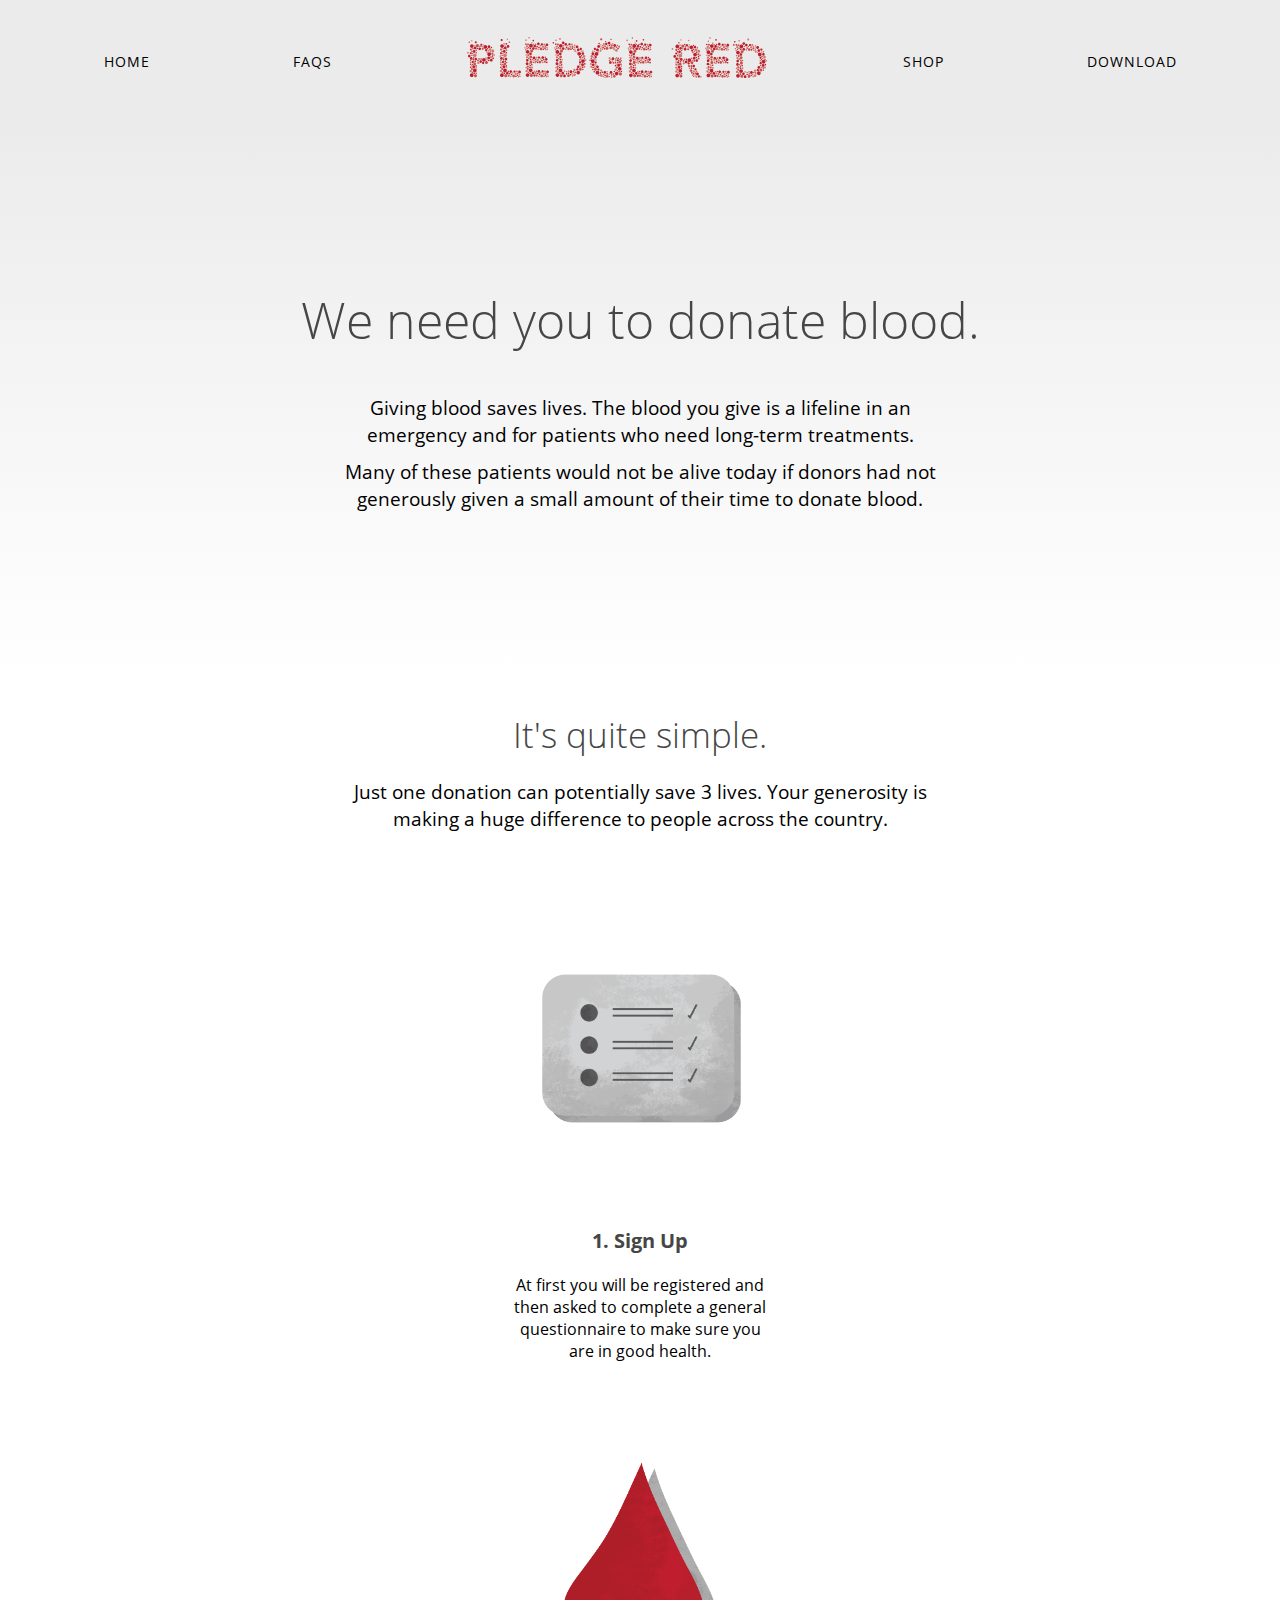
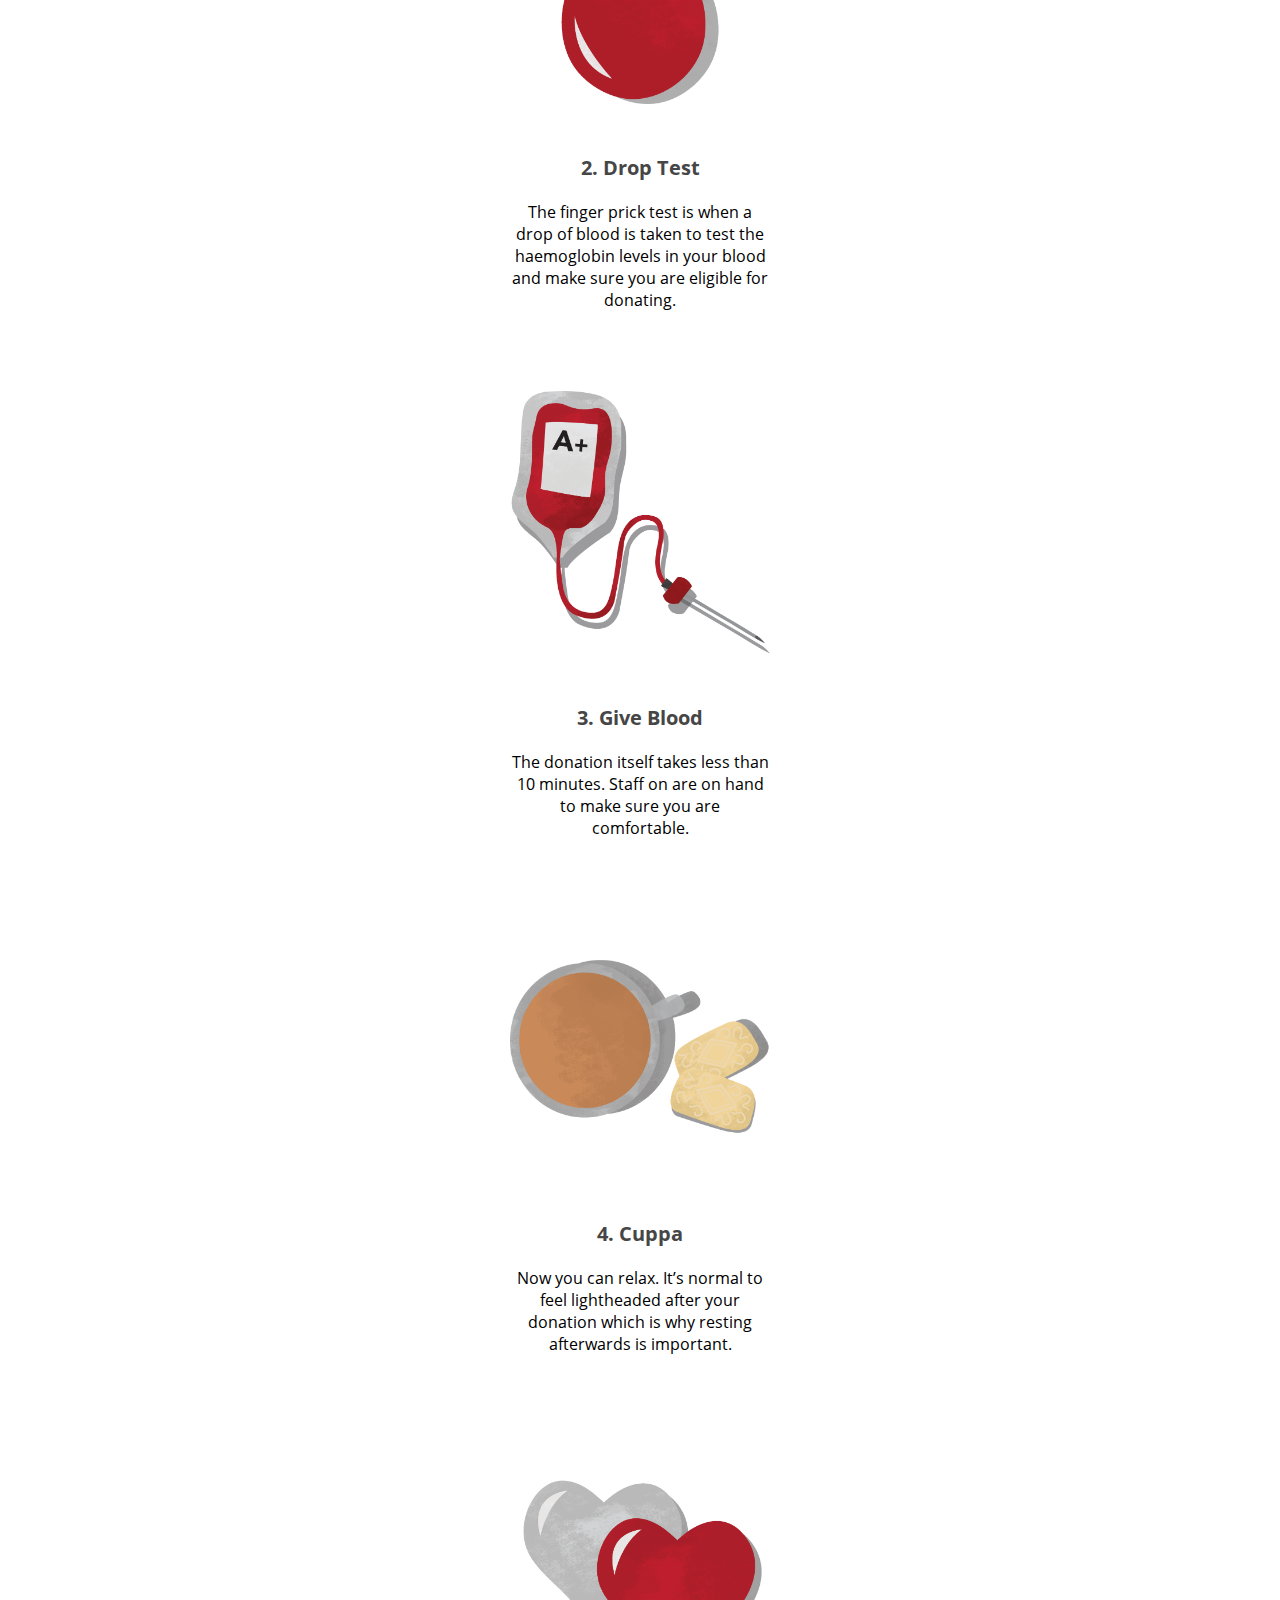
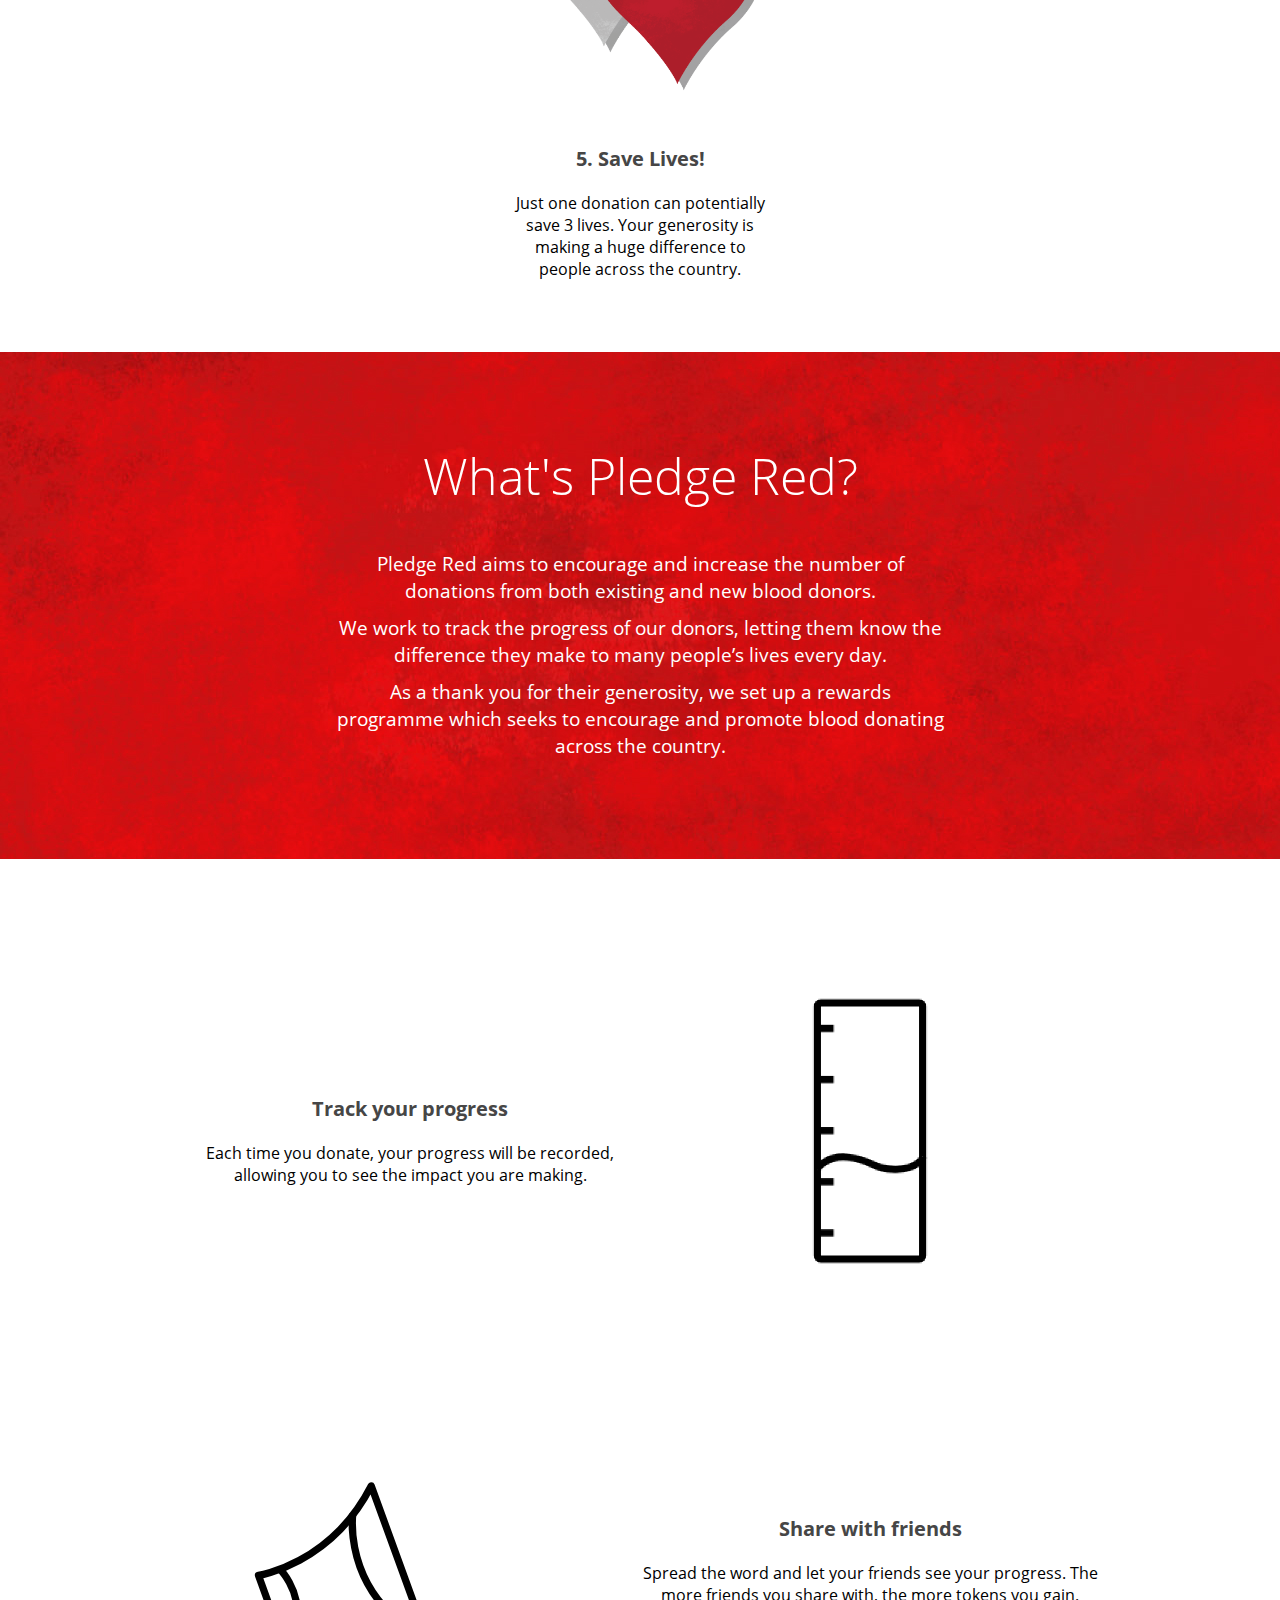
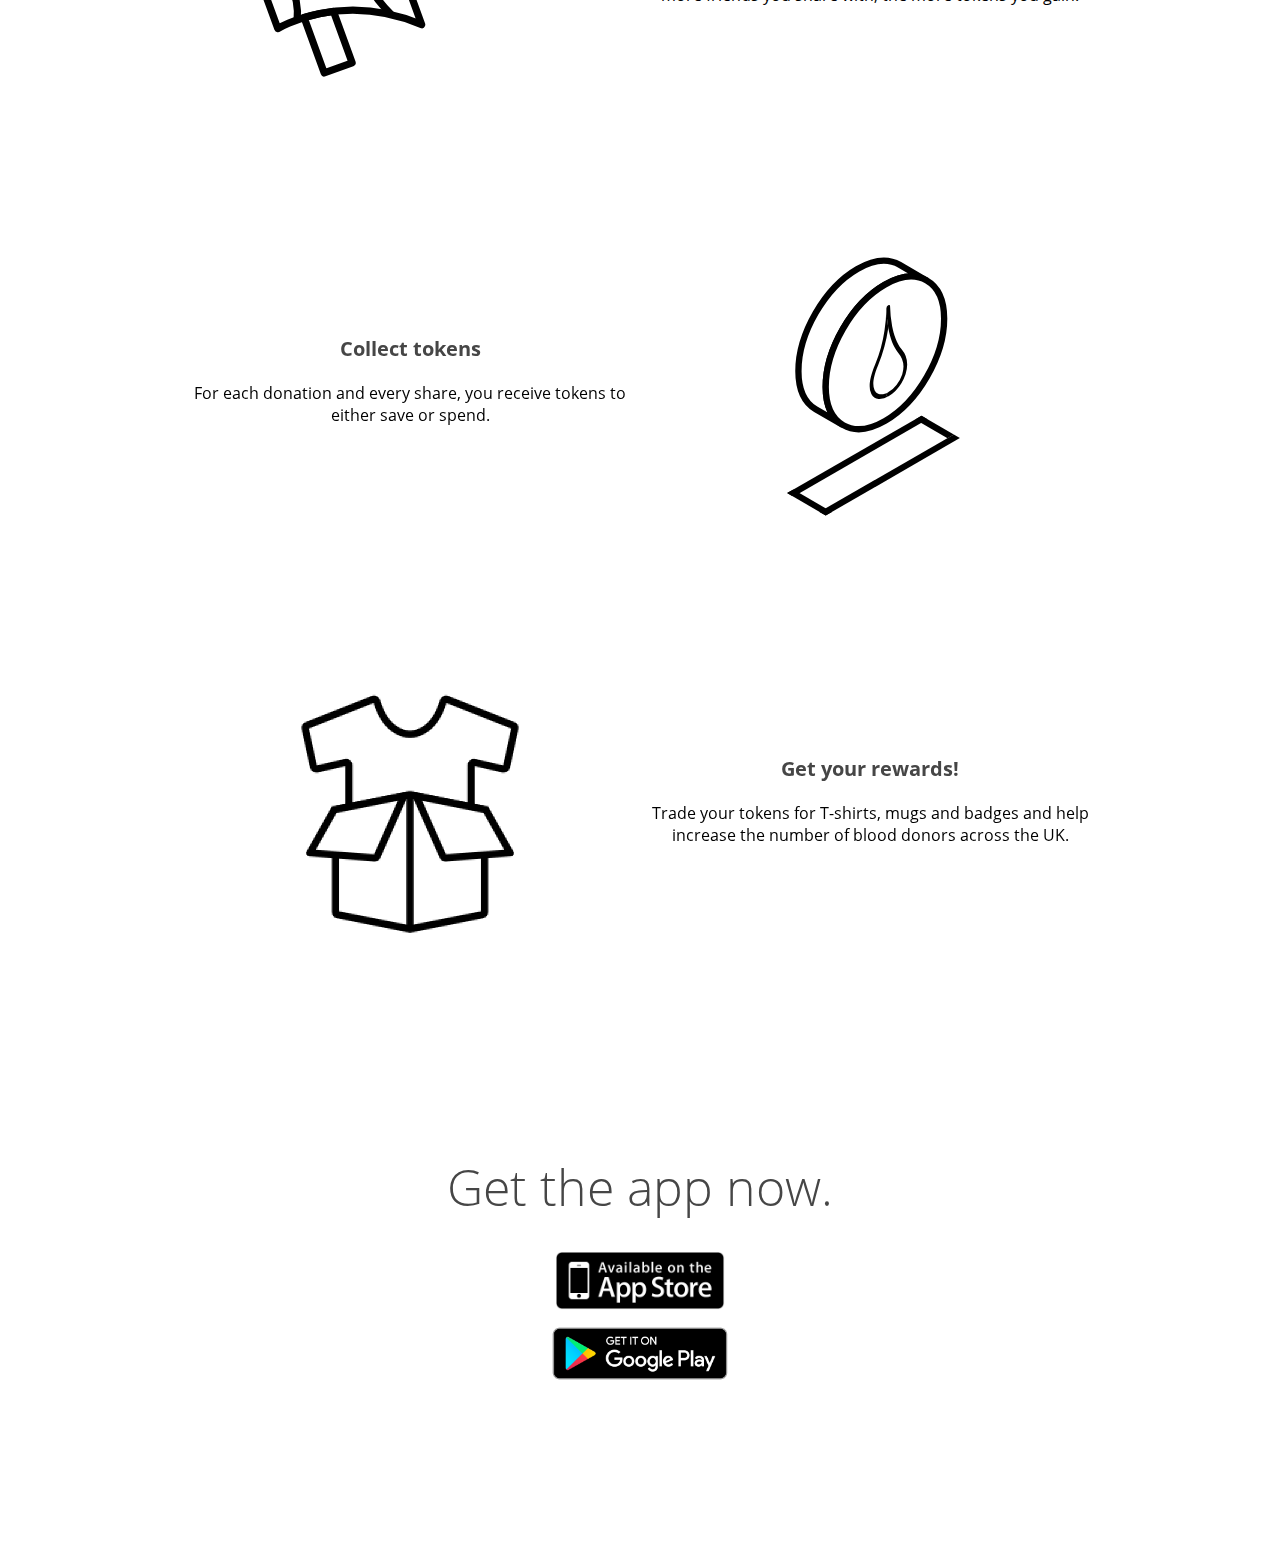
<file: index.html>
<!doctype html>
<html>

<head>
    <meta charset="utf-8">
    <meta name="viewport" content="width=device-width, initial-scale=1.0">
    <title>Untitled Document</title>
    <link href="reset.css" rel="stylesheet" type="text/css">
    <link href="main.css" rel="stylesheet" type="text/css">
    <link href="indexcss.css" rel="stylesheet" type="text/css">
    <link href="indexanimations.css" rel="stylesheet" type="text/css">
    <script src="jquery-2.2.4.min.js"></script>
    <script src="jquery.scrollme.js"></script>
    <script src="indexjs.js"></script>

</head>

<body class="scrollme">
    <div class="headingContainerProgressLine">
    <line style="background-color:red; width:100vw; height:5px;" class="animateme" data-when="view" data-from="1" data-to="0" data-scalex="0"></line>
        
    <div id="headings">
        
        <navbar class="widthControl">
                    <navButton id="desktopNavi" class="navi">
                    <a href="index.html">HOME</a></navButton>
                <navButton id="desktopNavi" class="usualButton navi">
                    <a href="faqs.html">FAQS</a></navButton>

                <logoContainer>
                    <a href="index.html"><img src="images/logofinal.svg" width="300px" alt="PLEDGE RED"></a>
                </logoContainer>

                <navButton id="desktopNavi" class="usualButton navi">
                    <a href="download.html">SHOP</a></navButton>
                <navButton id="desktopNavi" class="usualButton navi">
                    <a href="download.html">DOWNLOAD</a></navButton>
            <burgerDiv><a href="javascript:void(0);" class="icon" onclick="menuToggle()"><img src="images/burger.svg"></a></burgerDiv>
            
            
            </navbar>
        
        </div>
        <burgerMenu id="burgerMenu">
                <navButton class="navi">
                    <a href="index.html">HOME</a></navButton>
                <navButton class="usualButton navi">
                    <a href="faqs.html">FAQS</a></navButton>
                <navButton class="usualButton navi">
                    <a href="shop.html">SHOP</a></navButton>
                <navButton class="usualButton navi">
                    <a href="download.html">DOWNLOAD</a></navButton>
        </burgerMenu>
    </div>
    
    <div id="gradientBackground">
    

        <hero id="firstHero">
            <p class="bigText">We need you to donate blood.</p>
            <textWidthController>
                <p class="mediumText">Giving blood saves lives. The blood you give is a lifeline in an emergency and for patients who need long-term treatments.
                </p>
                <p class="mediumText">
                Many of these patients would not be alive today if donors had not generously given a small amount of their time to donate blood.
                </p>

            </textWidthController>

        </hero>
         <heroImageContainerLeft>
            <img src="images/Needle.png">
        </heroImageContainerLeft>
        <heroImageContainerRight>
            <img src="images/BloodCells.png">
        </heroImageContainerRight>

    </div>

    <section class="section scrollme">

        <header>
            <p class="bigText smaller">It's quite simple.</p>
            <textWidthController>
                <p class="mediumText">Just one donation can potentially save 3 lives. Your generosity is making a huge difference to people across the country.</p>
            </textWidthController>
        </header>

        <container class="boxContainer">
            <box class="box">
                <img src="images/process1.png">
                <p class="boxTitle">1. Sign Up</p>
                <p class="boxText">At first you will be registered and then asked to complete a general questionnaire to make sure you are in good health.</p>
            </box>
            <box class="box">
                <img src="images/process2.png">
                <p class="boxTitle">2. Drop Test</p>
                <p class="boxText">The finger prick test is when a drop of blood is taken to test the haemoglobin levels in your blood and make sure you are eligible for donating.</p>
            </box>
            <box class="box">
                <img src="images/process3.png">
                <p class="boxTitle">3. Give Blood</p>
                <p class="boxText">The donation itself takes less than 10 minutes. Staff on are on hand to make sure you are comfortable.</p>
            </box>
            <box class="box">
                <img src="images/process4.png">
                <p class="boxTitle">4. Cuppa</p>
                <p class="boxText">Now you can relax. It’s normal to feel lightheaded after your donation which is why resting afterwards is important.</p>
            </box>
            <box class="box">
                <img src="images/process5.png">
                <p class="boxTitle">5. Save Lives!</p>
                <p class="boxText">Just one donation can potentially save 3 lives. Your generosity is making a huge difference to people across the country.</p>
            </box>

        </container>
    </section>

    <hero id="secondHero">
        <textWidthController>
            <p class="bigText light">What's Pledge Red?</p>
            <p class="mediumText light">Pledge Red aims to encourage and increase the number of donations from both existing and new blood donors.
            </p>
            <p class="mediumText light">We work to track the progress of our donors, letting them know the difference they make to many people’s lives every day.</p>
            <p class="mediumText light">                
            As a thank you for their generosity, we set up a rewards programme which seeks to encourage and promote blood donating across the country.</p>
        </textWidthController>

    </hero>



    <section class="section">

        <container class="appBoxContainer">

            <box class="appProcessBoxTextFirst scrollme">
                <box class="appProcessText">
                    <p class="appBoxTitle">Track your progress</p>
                    <p>Each time you donate, your progress will be recorded, allowing you to see the impact you are making. </p>
                </box>
                <box class="appIconBox">
                    <div class="appIconContainer">
                    <img id ="graph" src="animation/graph-02.svg">
                    <img id ="blood" src="animation/graph-01.svg" class="animateme" data-when="span" data-from="0" data-to="1" data-translatey="-250">
                    </div>
                </box>
            </box>
            <box class="appProcessBoxTextSecond">
                <box class="appIconBox">
                    <div class="appIconContainer scrollme">
                    <img id ="megaphone"  src="animation/Megaphone-01.svg">
                    <img id ="wave1" src="animation/Megaphone-02.svg" class="animateme" data-when="span" data-from="1" data-to="0.3" data-opacity="0">
                    <img id ="wave2" src="animation/Megaphone-03.svg" class="animateme" data-when="span" data-from="1" data-to="0.4" data-opacity="0">
                    <img id ="wave3" src="animation/Megaphone-04.svg" class="animateme" data-when="span" data-from="1" data-to="0.5" data-opacity="0">
                    </div>
                </box>
                <box class="appProcessText">
                    <p class="appBoxTitle">Share with friends</p>
                    <p>Spread the word and let your friends see your progress. The more friends you share with, the more tokens you gain.</p>
                </box>
                
            </box>
            <box class="appProcessBoxTextFirst scrollme">
                <box class="appProcessText">
                    <p class="appBoxTitle">Collect tokens</p>
                    <p>For each donation and every share, you receive tokens to either save or spend.</p>
                </box>
                <box class="appIconBox">
                    <div class="appIconContainerToken">
                    <img id ="tokenBack"  src="animation/Token-03.svg">
                    <img id ="token" src="animation/Token-02.svg" class="animateme" data-when="span" data-from="0" data-to="1" data-translatey="250">
                    <img id ="tokenFront" src="animation/Token-01.svg">
                    </div>
                </box>
                
            </box>
            <box class="appProcessBoxTextSecond scrollme">
                <box class="appIconBox">
                    <div class="appIconContainer">
                    <img id ="shirt" src="animation/Box-02.svg" class="animateme" data-when="span" data-from="0" data-to="1" data-translatey="-50">
                    <img id ="shirtbox" src="animation/Box-01.svg">
                    </div>
                    </box>
                <box class="appProcessText">
                    <p class="appBoxTitle">Get your rewards!</p>
                    <p>Trade your tokens for T-shirts, mugs and badges and help increase the number of blood donors across the UK.</p>
                </box>
                
                
            </box>

        </container>



    </section>


    <hero class="bottomMostElement">
        <p class="bigText">Get the app now.</p>


        <a href="download.html"><img src="images/appstore.png" width="170px"></a>
        <a href="download.html"><img src="images/googleplay.png" width="200px"></a>
        
    </hero>




    </div>
    </widthController>
</body>

</html>
</file>
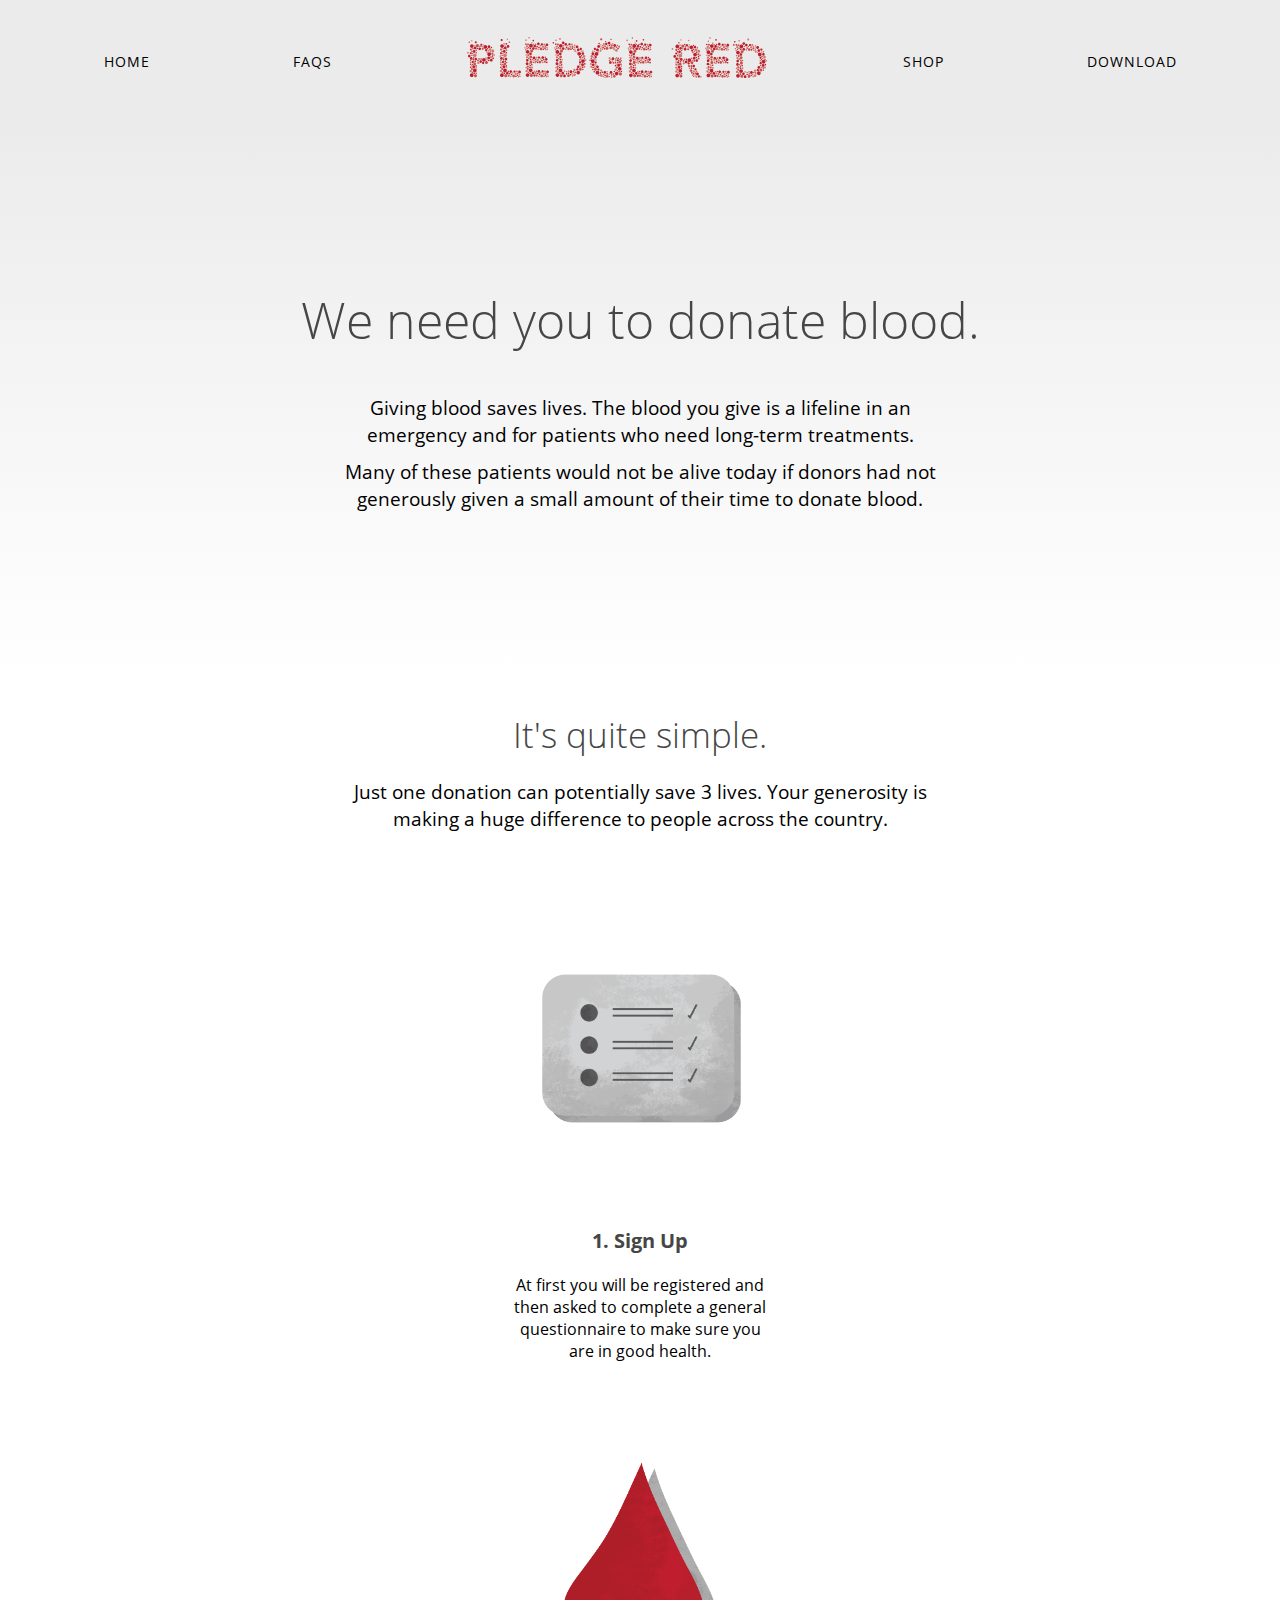
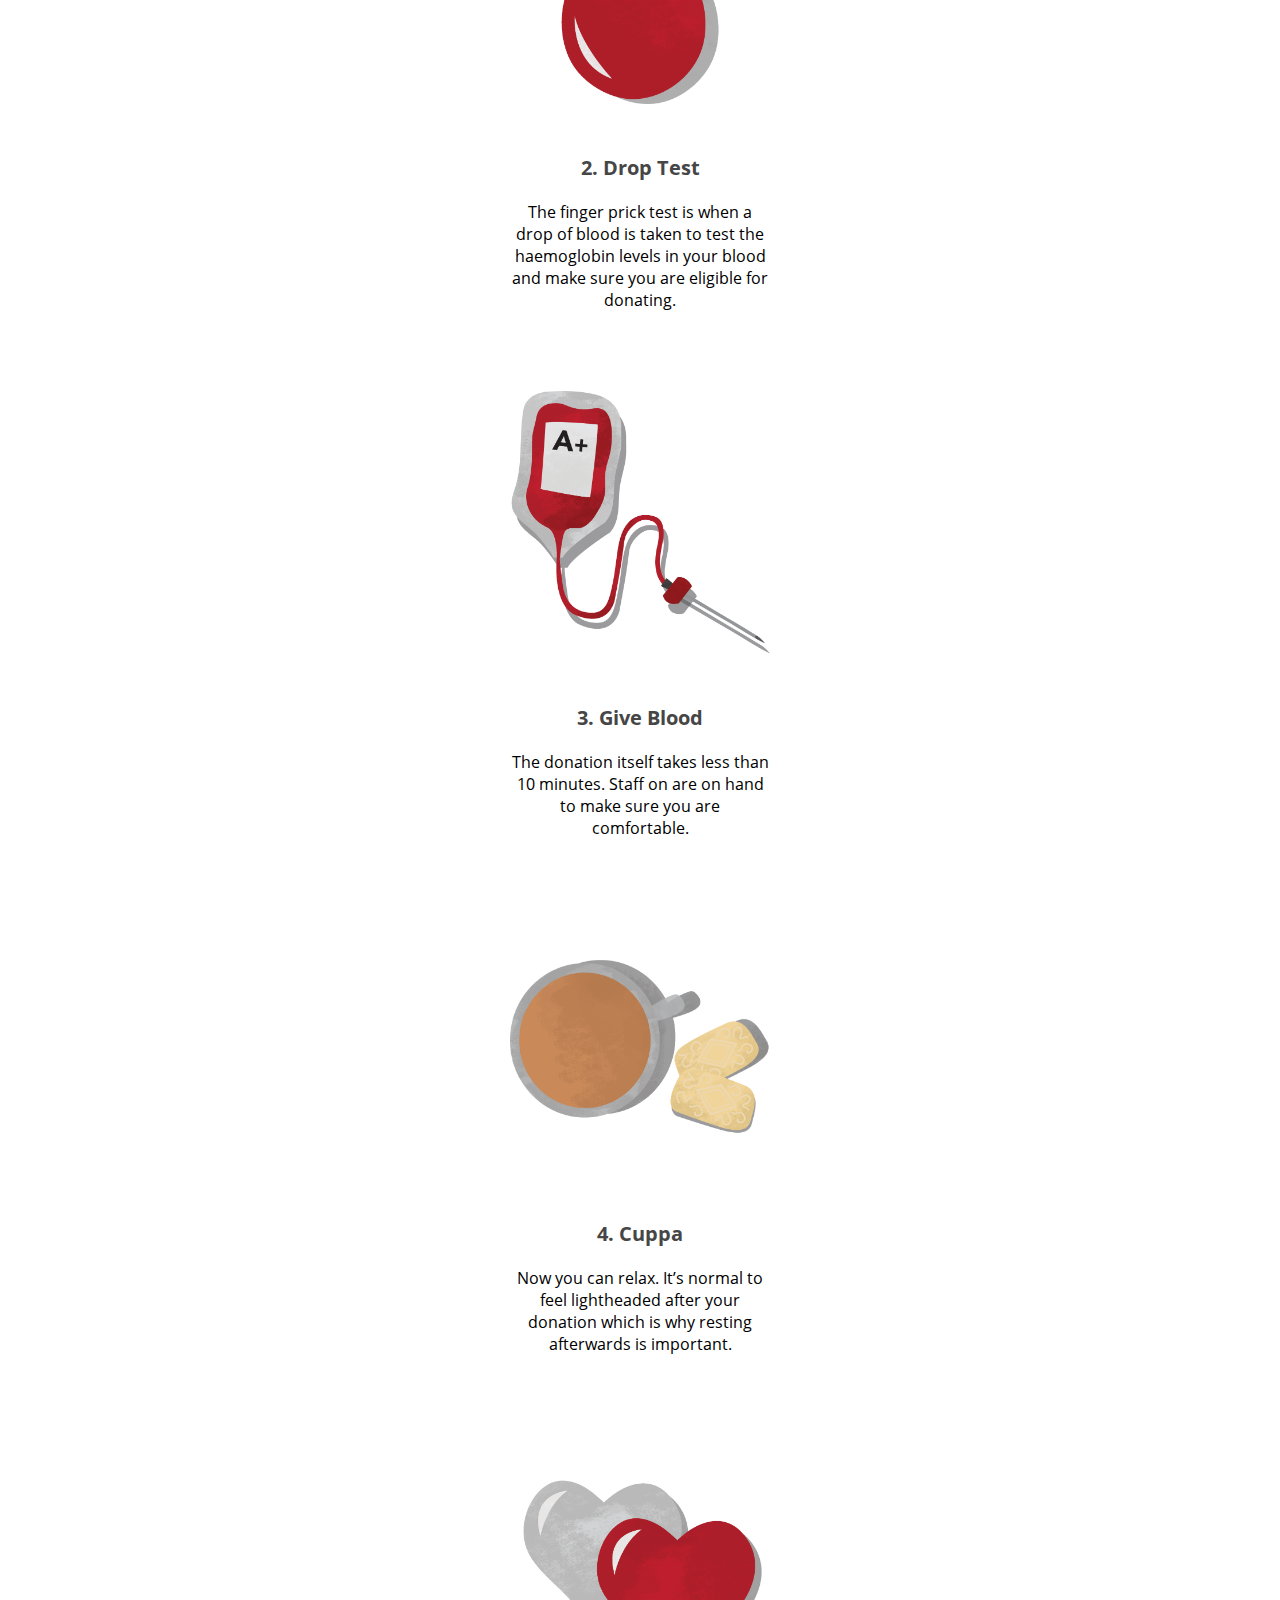
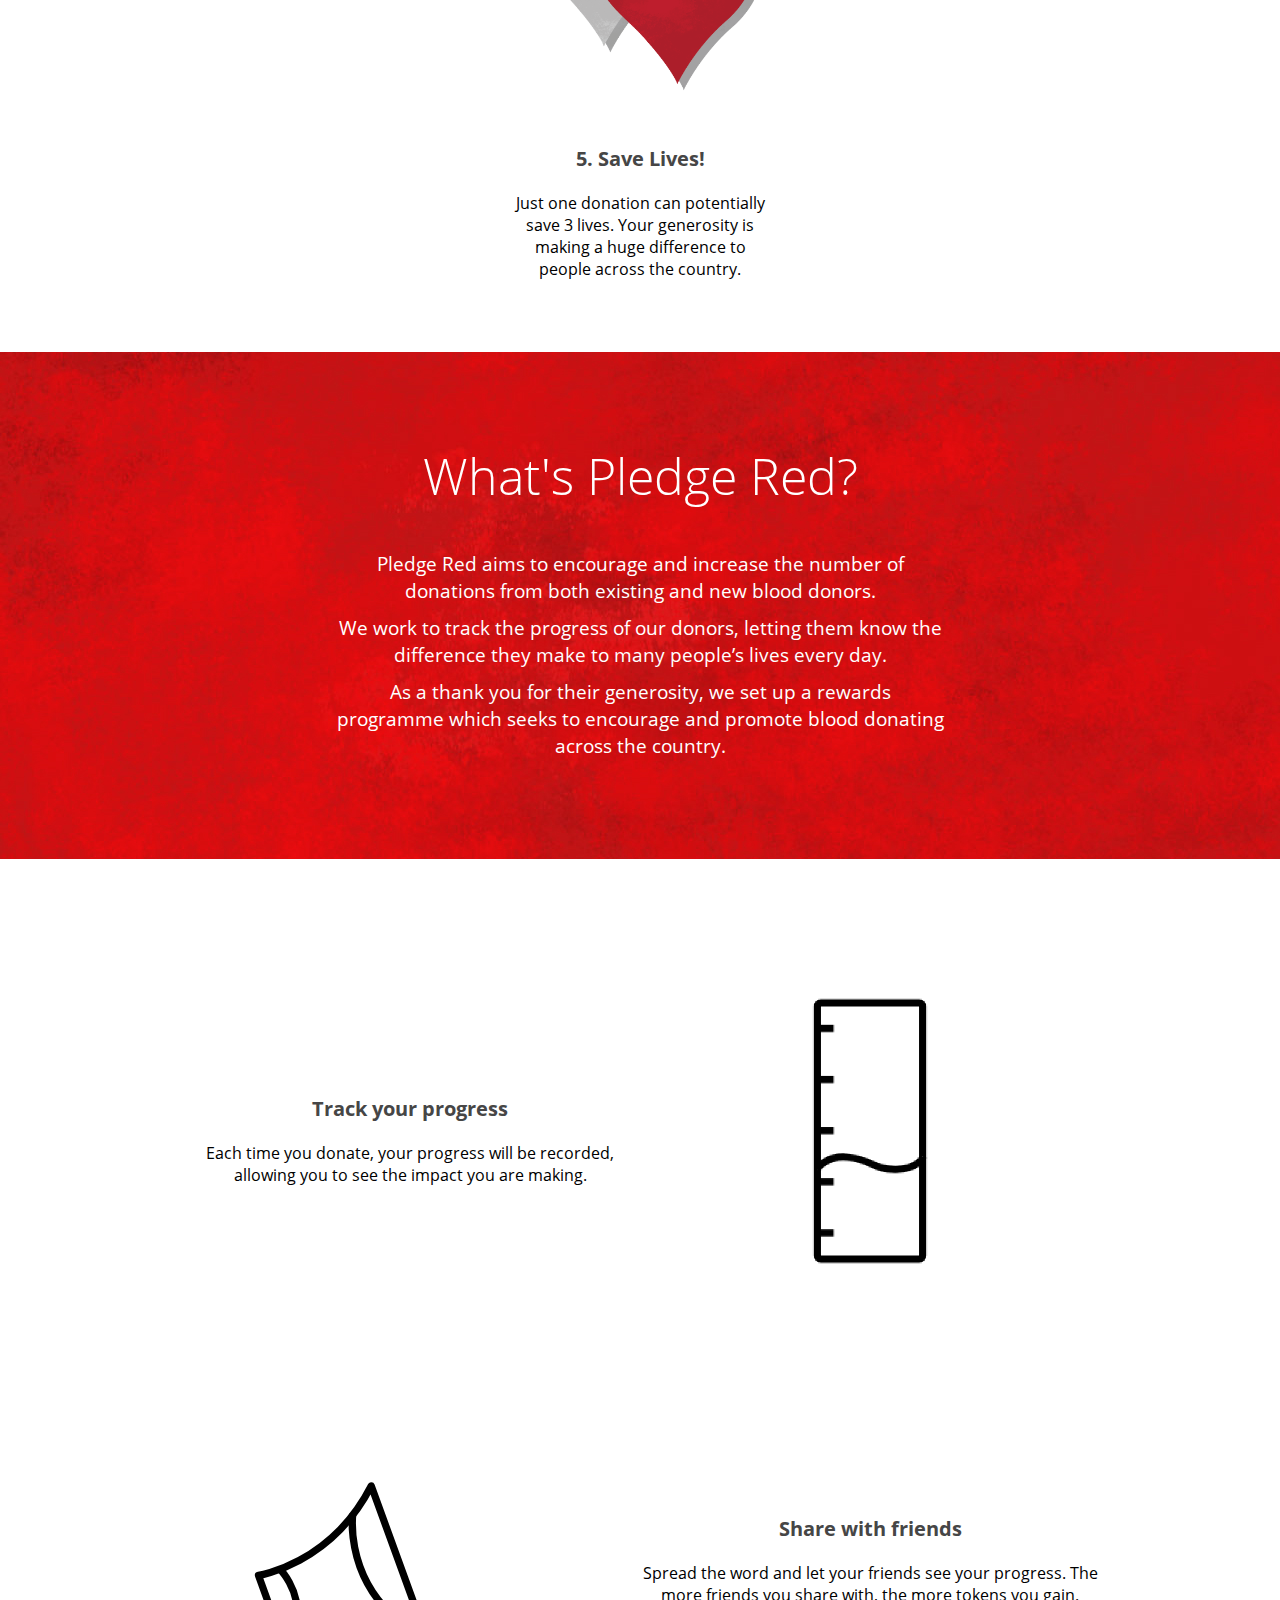
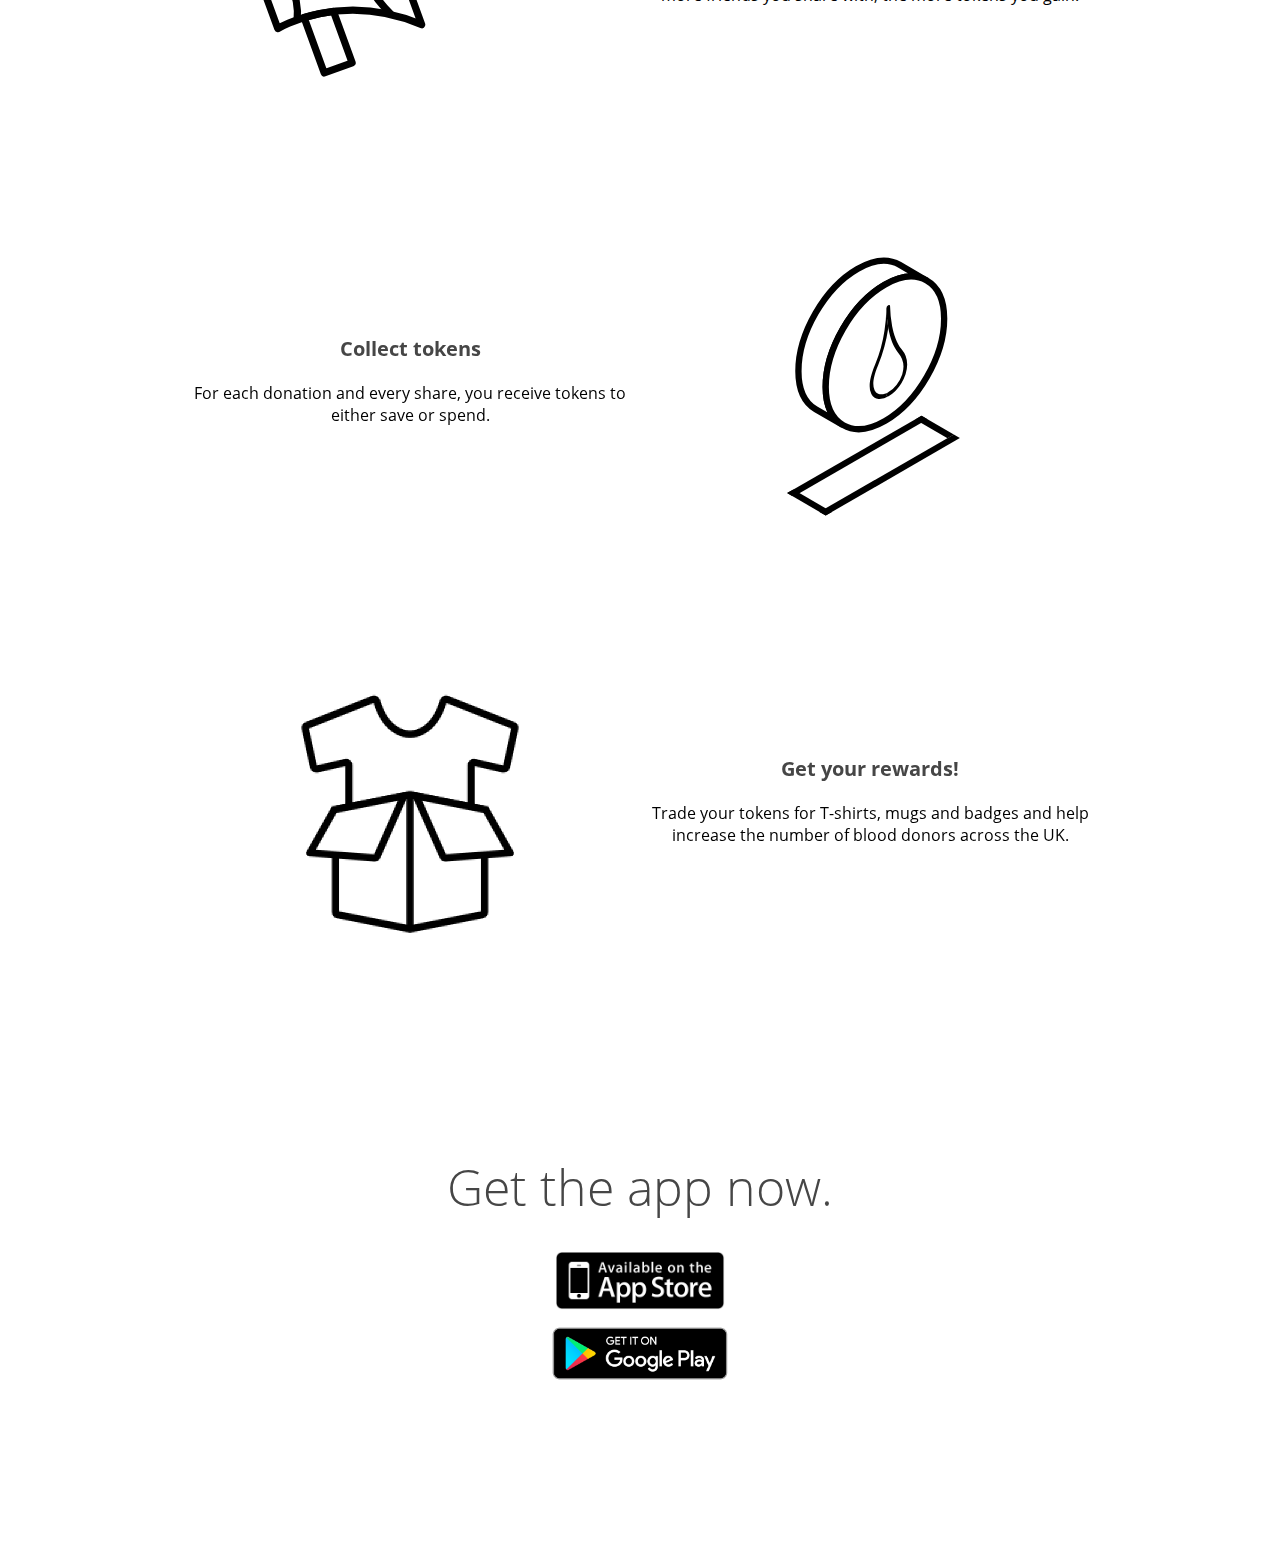
<file: index - Copy.html>
<!doctype html>
<html>

<head>
    <meta charset="utf-8">
    <meta name="viewport" content="width=device-width, initial-scale=1.0">
    <title>Untitled Document</title>
    <link href="reset.css" rel="stylesheet" type="text/css">
    <link href="main.css" rel="stylesheet" type="text/css">
    <link href="indexcss.css" rel="stylesheet" type="text/css">
    <link href="indexanimations.css" rel="stylesheet" type="text/css">
    <script src="jquery-2.2.4.min.js"></script>
    <script src="jquery.scrollme.js"></script>
    <script src="indexjs.js"></script>

</head>

<body class="scrollme">
    <div class="headingContainerProgressLine">
    <line style="background-color:red; width:100vw; height:5px;" class="animateme" data-when="view" data-from="1" data-to="0" data-scalex="0"></line>
        
    <div id="headings">
        
        <navbar class="widthControl">
                    <navButton id="desktopNavi" class="navi">
                    <a href="index.html">HOME</a></navButton>
                <navButton id="desktopNavi" class="usualButton navi">
                    <a href="faqs.html">FAQS</a></navButton>

                <logoContainer>
                    <a href="index.html"><img src="images/logofinal.svg" width="300px" alt="PLEDGE RED"></a>
                </logoContainer>

                <navButton id="desktopNavi" class="usualButton navi">
                    <a href="download.html">SHOP</a></navButton>
                <navButton id="desktopNavi" class="usualButton navi">
                    <a href="download.html">DOWNLOAD</a></navButton>
            <burgerDiv><a href="javascript:void(0);" class="icon" onclick="menuToggle()"><img src="images/burger.svg"></a></burgerDiv>
            
            
            </navbar>
        
        </div>
        <burgerMenu id="burgerMenu">
                <navButton class="navi">
                    <a href="index.html">HOME</a></navButton>
                <navButton class="usualButton navi">
                    <a href="faqs.html">FAQS</a></navButton>
                <navButton class="usualButton navi">
                    <a href="shop.html">SHOP</a></navButton>
                <navButton class="usualButton navi">
                    <a href="download.html">DOWNLOAD</a></navButton>
        </burgerMenu>
    </div>
    
    <div id="gradientBackground">
    

        <hero id="firstHero">
            <p class="bigText">We need you to donate blood.</p>
            <textWidthController>
                <p class="mediumText">Giving blood saves lives. The blood you give is a lifeline in an emergency and for patients who need long-term treatments.
                </p>
                <p class="mediumText">
                Many of these patients would not be alive today if donors had not generously given a small amount of their time to donate blood.
                </p>

            </textWidthController>

        </hero>
         <heroImageContainerLeft>
            <img src="images/Needle.png">
        </heroImageContainerLeft>
        <heroImageContainerRight>
            <img src="images/BloodCells.png">
        </heroImageContainerRight>

    </div>

    <section class="section scrollme">

        <header>
            <p class="bigText smaller">It's quite simple.</p>
            <textWidthController>
                <p class="mediumText">Just one donation can potentially save 3 lives. Your generosity is making a huge difference to people across the country.</p>
            </textWidthController>
        </header>

        <container class="boxContainer">
            <box class="box">
                <img src="images/process1.png">
                <p class="boxTitle">1. Sign Up</p>
                <p class="boxText">At first you will be registered and then asked to complete a general questionnaire to make sure you are in good health.</p>
            </box>
            <box class="box">
                <img src="images/process2.png">
                <p class="boxTitle">2. Drop Test</p>
                <p class="boxText">The finger prick test is when a drop of blood is taken to test the haemoglobin levels in your blood and make sure you are eligible for donating.</p>
            </box>
            <box class="box">
                <img src="images/process3.png">
                <p class="boxTitle">3. Give Blood</p>
                <p class="boxText">The donation itself takes less than 10 minutes. Staff on are on hand to make sure you are comfortable.</p>
            </box>
            <box class="box">
                <img src="images/process4.png">
                <p class="boxTitle">4. Cuppa</p>
                <p class="boxText">Now you can relax. It’s normal to feel lightheaded after your donation which is why resting afterwards is important.</p>
            </box>
            <box class="box">
                <img src="images/process5.png">
                <p class="boxTitle">5. Save Lives!</p>
                <p class="boxText">Just one donation can potentially save 3 lives. Your generosity is making a huge difference to people across the country.</p>
            </box>

        </container>
    </section>

    <hero id="secondHero">
        <textWidthController>
            <p class="bigText light">What's Pledge Red?</p>
            <p class="mediumText light">Pledge Red aims to encourage and increase the number of donations from both existing and new blood donors.
            </p>
            <p class="mediumText light">We work to track the progress of our donors, letting them know the difference they make to many people’s lives every day.</p>
            <p class="mediumText light">                
            As a thank you for their generosity, we set up a rewards programme which seeks to encourage and promote blood donating across the country.</p>
        </textWidthController>

    </hero>



    <section class="section">

        <container class="appBoxContainer">

            <box class="appProcessBoxTextFirst scrollme">
                <box class="appProcessText">
                    <p class="appBoxTitle">Track your progress</p>
                    <p>Each time you donate, your progress will be recorded, allowing you to see the impact you are making. </p>
                </box>
                <box class="appIconBox">
                    <div class="appIconContainer">
                    <img id ="graph" src="animation/graph-02.svg">
                    <img id ="blood" src="animation/graph-01.svg" class="animateme" data-when="span" data-from="0" data-to="1" data-translatey="-250">
                    </div>
                </box>
            </box>
            <box class="appProcessBoxTextSecond">
                <box class="appIconBox">
                    <div class="appIconContainer scrollme">
                    <img id ="megaphone"  src="animation/Megaphone-01.svg">
                    <img id ="wave1" src="animation/Megaphone-02.svg" class="animateme" data-when="span" data-from="1" data-to="0.3" data-opacity="0">
                    <img id ="wave2" src="animation/Megaphone-03.svg" class="animateme" data-when="span" data-from="1" data-to="0.4" data-opacity="0">
                    <img id ="wave3" src="animation/Megaphone-04.svg" class="animateme" data-when="span" data-from="1" data-to="0.5" data-opacity="0">
                    </div>
                </box>
                <box class="appProcessText">
                    <p class="appBoxTitle">Share with friends</p>
                    <p>Spread the word and let your friends see your progress. The more friends you share with, the more tokens you gain.</p>
                </box>
                
            </box>
            <box class="appProcessBoxTextFirst scrollme">
                <box class="appProcessText">
                    <p class="appBoxTitle">Collect tokens</p>
                    <p>For each donation and every share, you receive tokens to either save or spend.</p>
                </box>
                <box class="appIconBox">
                    <div class="appIconContainerToken">
                    <img id ="tokenBack"  src="animation/Token-03.svg">
                    <img id ="token" src="animation/Token-02.svg" class="animateme" data-when="span" data-from="0" data-to="1" data-translatey="250">
                    <img id ="tokenFront" src="animation/Token-01.svg">
                    </div>
                </box>
                
            </box>
            <box class="appProcessBoxTextSecond scrollme">
                <box class="appIconBox">
                    <div class="appIconContainer">
                    <img id ="shirt" src="animation/Box-02.svg" class="animateme" data-when="span" data-from="0" data-to="1" data-translatey="-50">
                    <img id ="shirtbox" src="animation/Box-01.svg">
                    </div>
                    </box>
                <box class="appProcessText">
                    <p class="appBoxTitle">Get your rewards!</p>
                    <p>Trade your tokens for T-shirts, mugs and badges and help increase the number of blood donors across the UK.</p>
                </box>
                
                
            </box>

        </container>



    </section>


    <hero class="bottomMostElement">
        <p class="bigText">Get the app now.</p>


        <a href="download.html"><img src="images/appstore.png" width="170px"></a>
        <a href="download.html"><img src="images/googleplay.png" width="200px"></a>
        
    </hero>




    </div>
    </widthController>
</body>

</html>
</file>
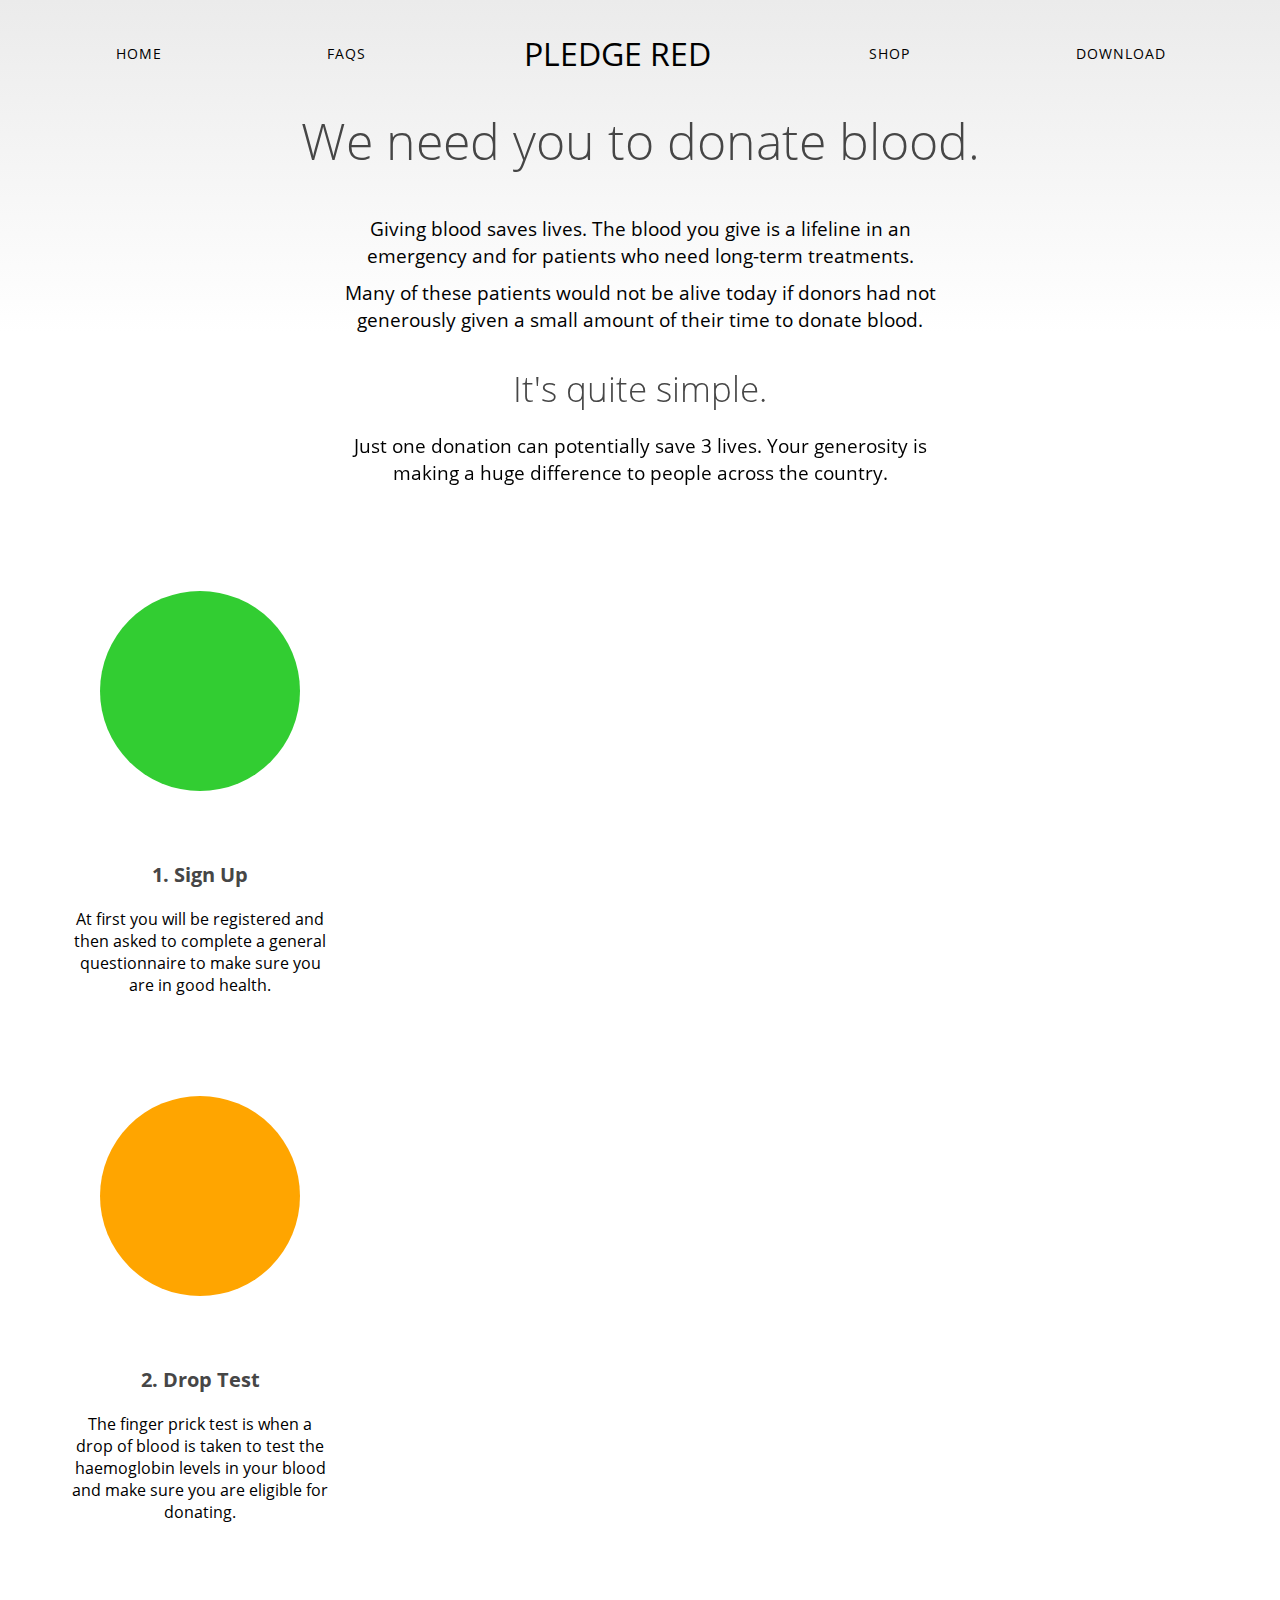
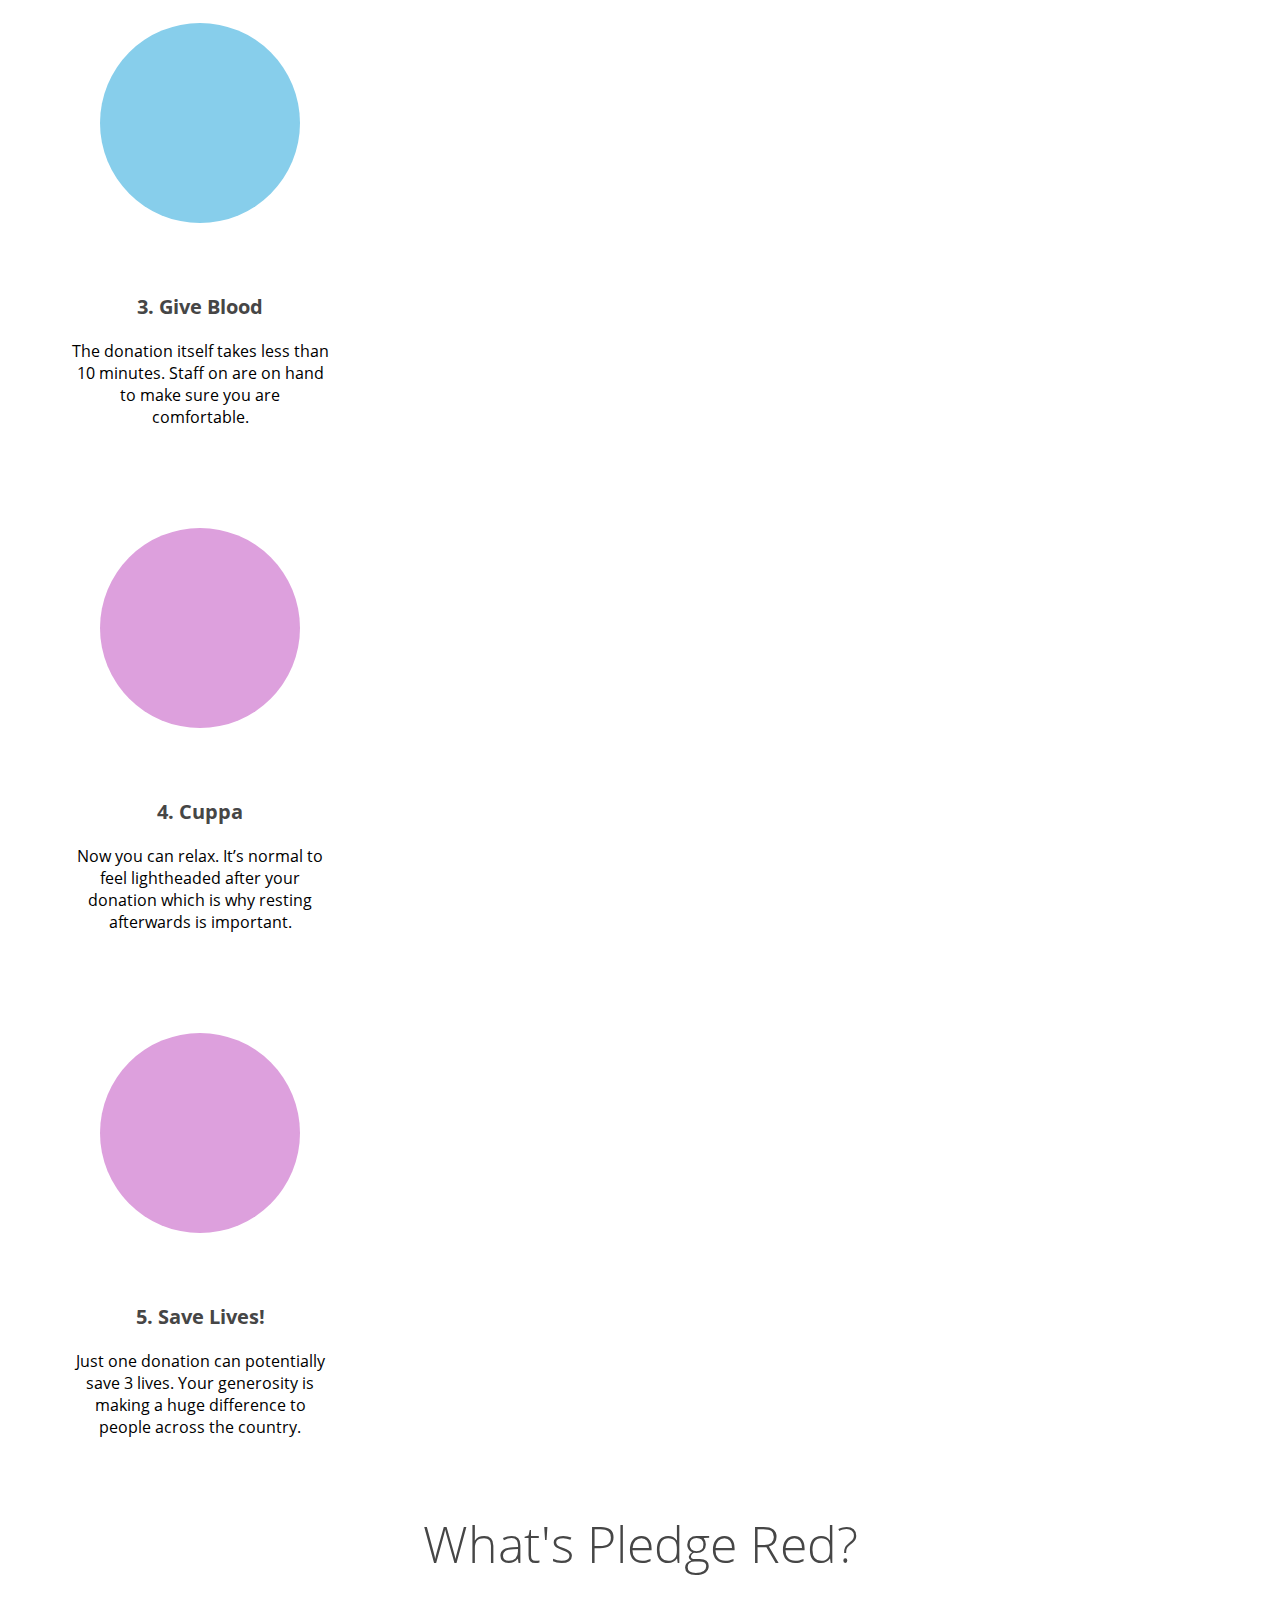
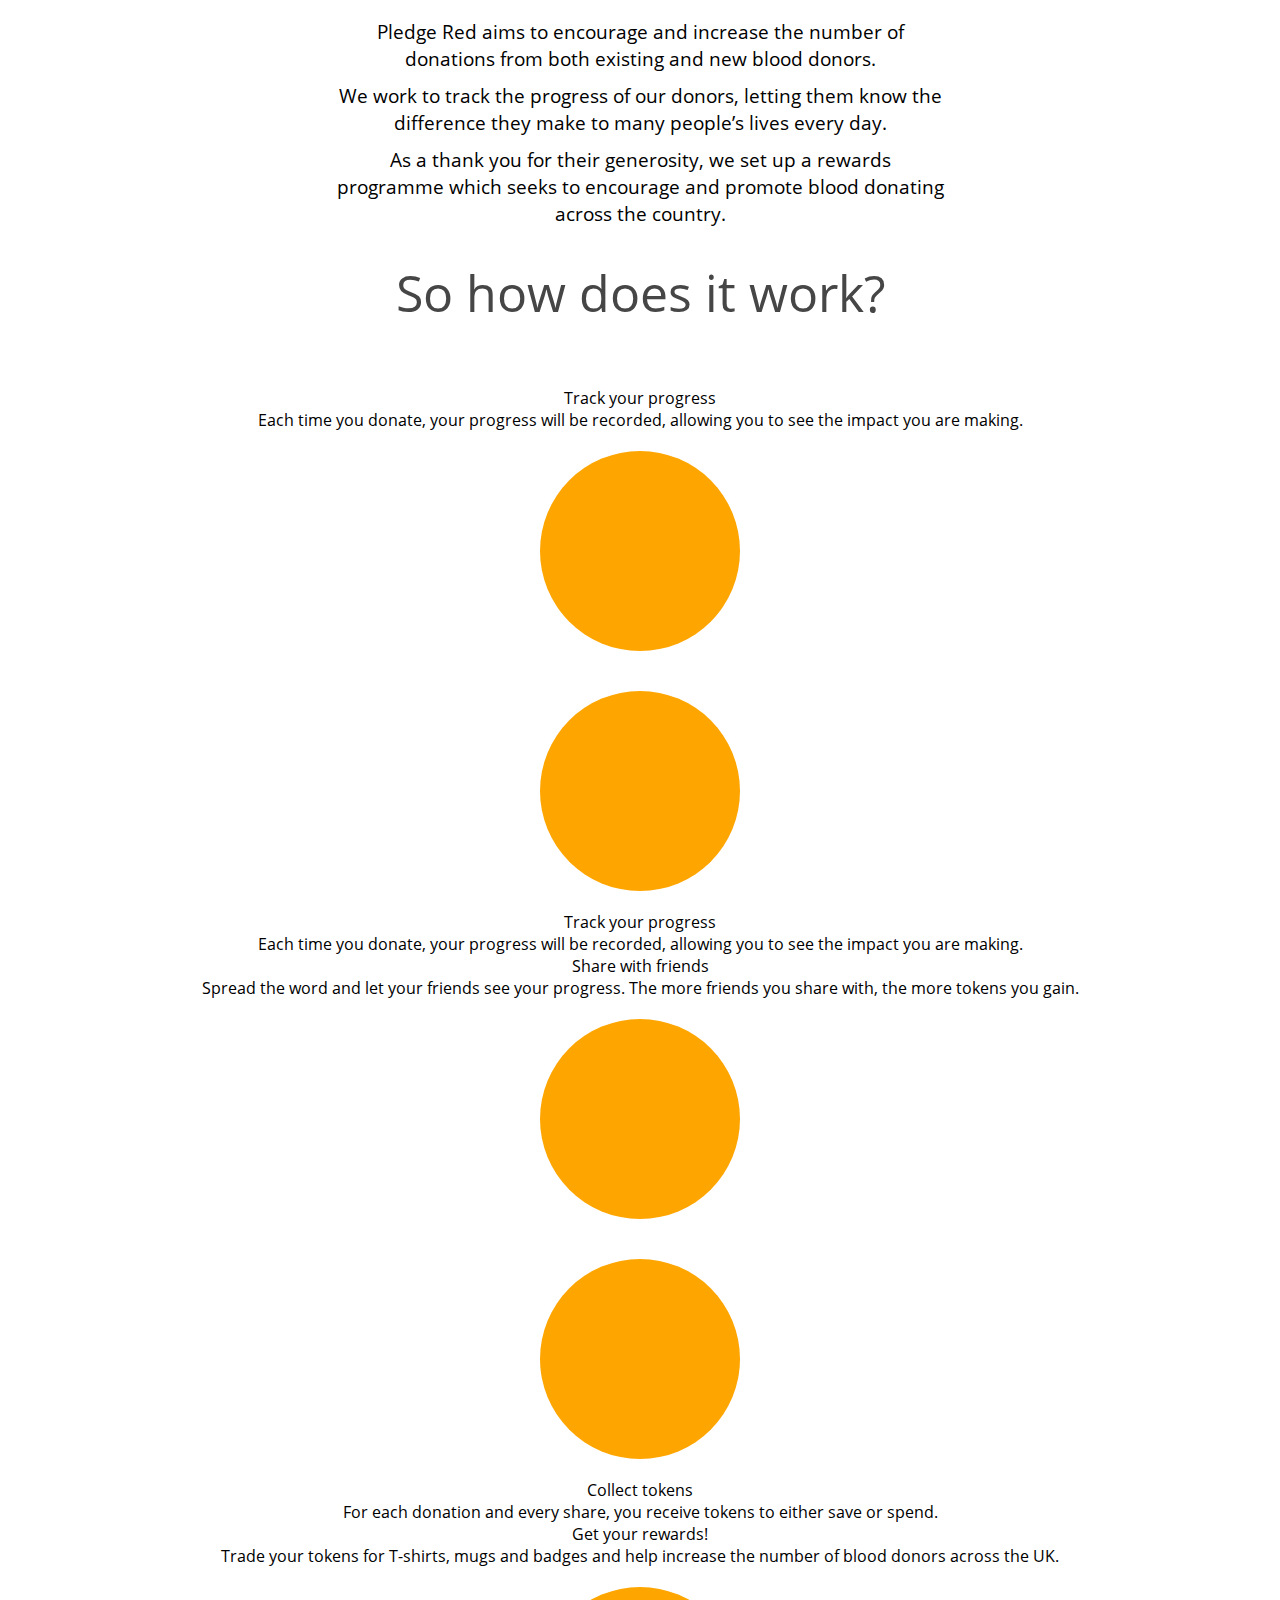
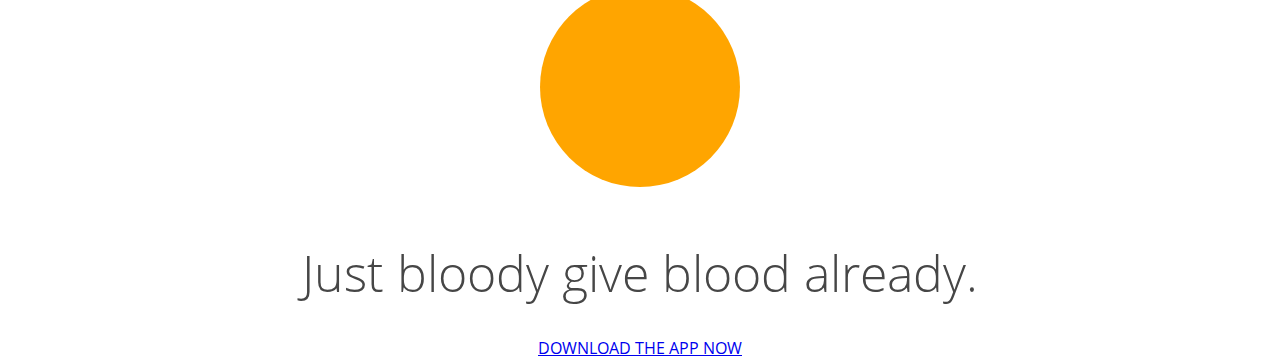
<file: index2.html>
<!doctype html>
<html>

<head>
    <meta charset="utf-8">
    <meta name="viewport" content="width=device-width, initial-scale=1.0">
    <title>Untitled Document</title>
    <link href="reset.css" rel="stylesheet" type="text/css">
    <link href="main.css" rel="stylesheet" type="text/css">
    <link href="indexcss.css" rel="stylesheet" type="text/css">
    <script src="jquery-2.2.4.min.js"></script>
    <script src="jquery.scrollme.js"></script>

</head>

<body>
    <div id="gradientBackground">
        <heroImageContainerLeft>
            <img src="images/Needle.png">
        </heroImageContainerLeft>
        <heroImageContainerRight>
            <img src="images/BloodCells.png">
        </heroImageContainerRight>
        <div id="headings">
            <navbar class="widthControl">
                <navButton class="navi">
                    <a href="download.html">HOME</a></navButton>
                <navButton class="usualButton navi">
                    <a href="download.html">FAQS</a></navButton>

                <logoContainer>
                    <p>PLEDGE RED</p>
                </logoContainer>

                <navButton class="usualButton navi">
                    <a href="download.html">SHOP</a></navButton>
                <navButton class="usualButton navi">
                    <a href="download.html">DOWNLOAD</a></navButton>
            </navbar>
        </div>

        <hero>
            <p class="bigText">We need you to donate blood.</p>
            <textWidthController>
                <p class="mediumText">Giving blood saves lives. The blood you give is a lifeline in an emergency and for patients who need long-term treatments.
                </p>
                <p class="mediumText">
                Many of these patients would not be alive today if donors had not generously given a small amount of their time to donate blood.
                </p>

            </textWidthController>

        </hero>

    </div>

    <section class="section scrollme">

        <header class="animateme" data-when="span" data-from="0" data-to="1" data-easing="easeinout" data-rotatey="360">
            <p class="bigText smaller">It's quite simple.</p>
            <textWidthController>
                <p class="mediumText">Just one donation can potentially save 3 lives. Your generosity is making a huge difference to people across the country.</p>
            </textWidthController>
        </header>

        <container class="boxContainer widthControl">
            <box class="box">
                <circle style="background-color:limegreen;"></circle>
                <p class="boxTitle">1. Sign Up</p>
                <p>At first you will be registered and then asked to complete a general questionnaire to make sure you are in good health.</p>
            </box>
            <box class="box">
                <circle style="background-color:orange;"></circle>
                <p class="boxTitle">2. Drop Test</p>
                <p>The finger prick test is when a drop of blood is taken to test the haemoglobin levels in your blood and make sure you are eligible for donating.</p>
            </box>
            <box class="box">
                <circle style="background-color:skyblue;"></circle>
                <p class="boxTitle">3. Give Blood</p>
                <p>The donation itself takes less than 10 minutes. Staff on are on hand to make sure you are comfortable.</p>
            </box>
            <box class="box">
                <circle style="background-color:plum;"></circle>
                <p class="boxTitle">4. Cuppa</p>
                <p>Now you can relax. It’s normal to feel lightheaded after your donation which is why resting afterwards is important.</p>
            </box>
            <box class="box">
                <circle style="background-color:plum;"></circle>
                <p class="boxTitle">5. Save Lives!</p>
                <p>Just one donation can potentially save 3 lives. Your generosity is making a huge difference to people across the country.</p>
            </box>

        </container>
    </section>

    <hero>
        <textWidthController>
            <p class="bigText">What's Pledge Red?</p>
            <p class="mediumText">Pledge Red aims to encourage and increase the number of donations from both existing and new blood donors.
            </p>
            <p class="mediumText">We work to track the progress of our donors, letting them know the difference they make to many people’s lives every day.</p>
            <p class="mediumText">                
            As a thank you for their generosity, we set up a rewards programme which seeks to encourage and promote blood donating across the country.</p>
        </textWidthController>

    </hero>



    <section class="section">

        <header class="bigText">
            <p>So how does it work?</p>
        </header>
        <container class="appBoxContainer">

            <box class="appProcessBox">
                <box class="appProcessText">
                    <p>Track your progress</p>
                    <p>Each time you donate, your progress will be recorded, allowing you to see the impact you are making. </p>
                </box>
                <box class="appIconBox">
                    <circle style="background-color:orange;"></circle>
                </box>
            </box>
            <box class="appProcessBox">
                <box class="appIconBox">
                    <circle style="background-color:orange;"></circle>
                </box>
                <box class="appProcessText">
                    <p>Track your progress</p>
                    <p>Each time you donate, your progress will be recorded, allowing you to see the impact you are making. </p>
                </box>
            </box>
            <box class="appProcessBox">
                <box class="appProcessText">
                    <p>Share with friends</p>
                    <p>Spread the word and let your friends see your progress. The more friends you share with, the more tokens you gain.</p>
                </box>
                <box class="appIconBox">
                    <circle style="background-color:orange;"></circle>
                </box>
            </box>
            <box class="appProcessBox">
                <box class="appIconBox">
                    <circle style="background-color:orange;"></circle>
                </box>
                <box class="appProcessText">
                    <p>Collect tokens</p>
                    <p>For each donation and every share, you receive tokens to either save or spend.</p>
                </box>
            </box>
            <box class="appProcessBox">

                <box class="appProcessText">
                    <p>Get your rewards!</p>
                    <p>Trade your tokens for T-shirts, mugs and badges and help increase the number of blood donors across the UK.</p>
                </box>
                <box class="appIconBox">
                    <circle style="background-color:orange;"></circle>
                </box>
            </box>

        </container>



    </section>


    <hero>
        <p class="bigText">Just bloody give blood already.</p>


        <a class="usualButton" href="signup.html">DOWNLOAD THE APP NOW</a>
    </hero>




    </div>
    </widthController>
</body>

</html>
</file>
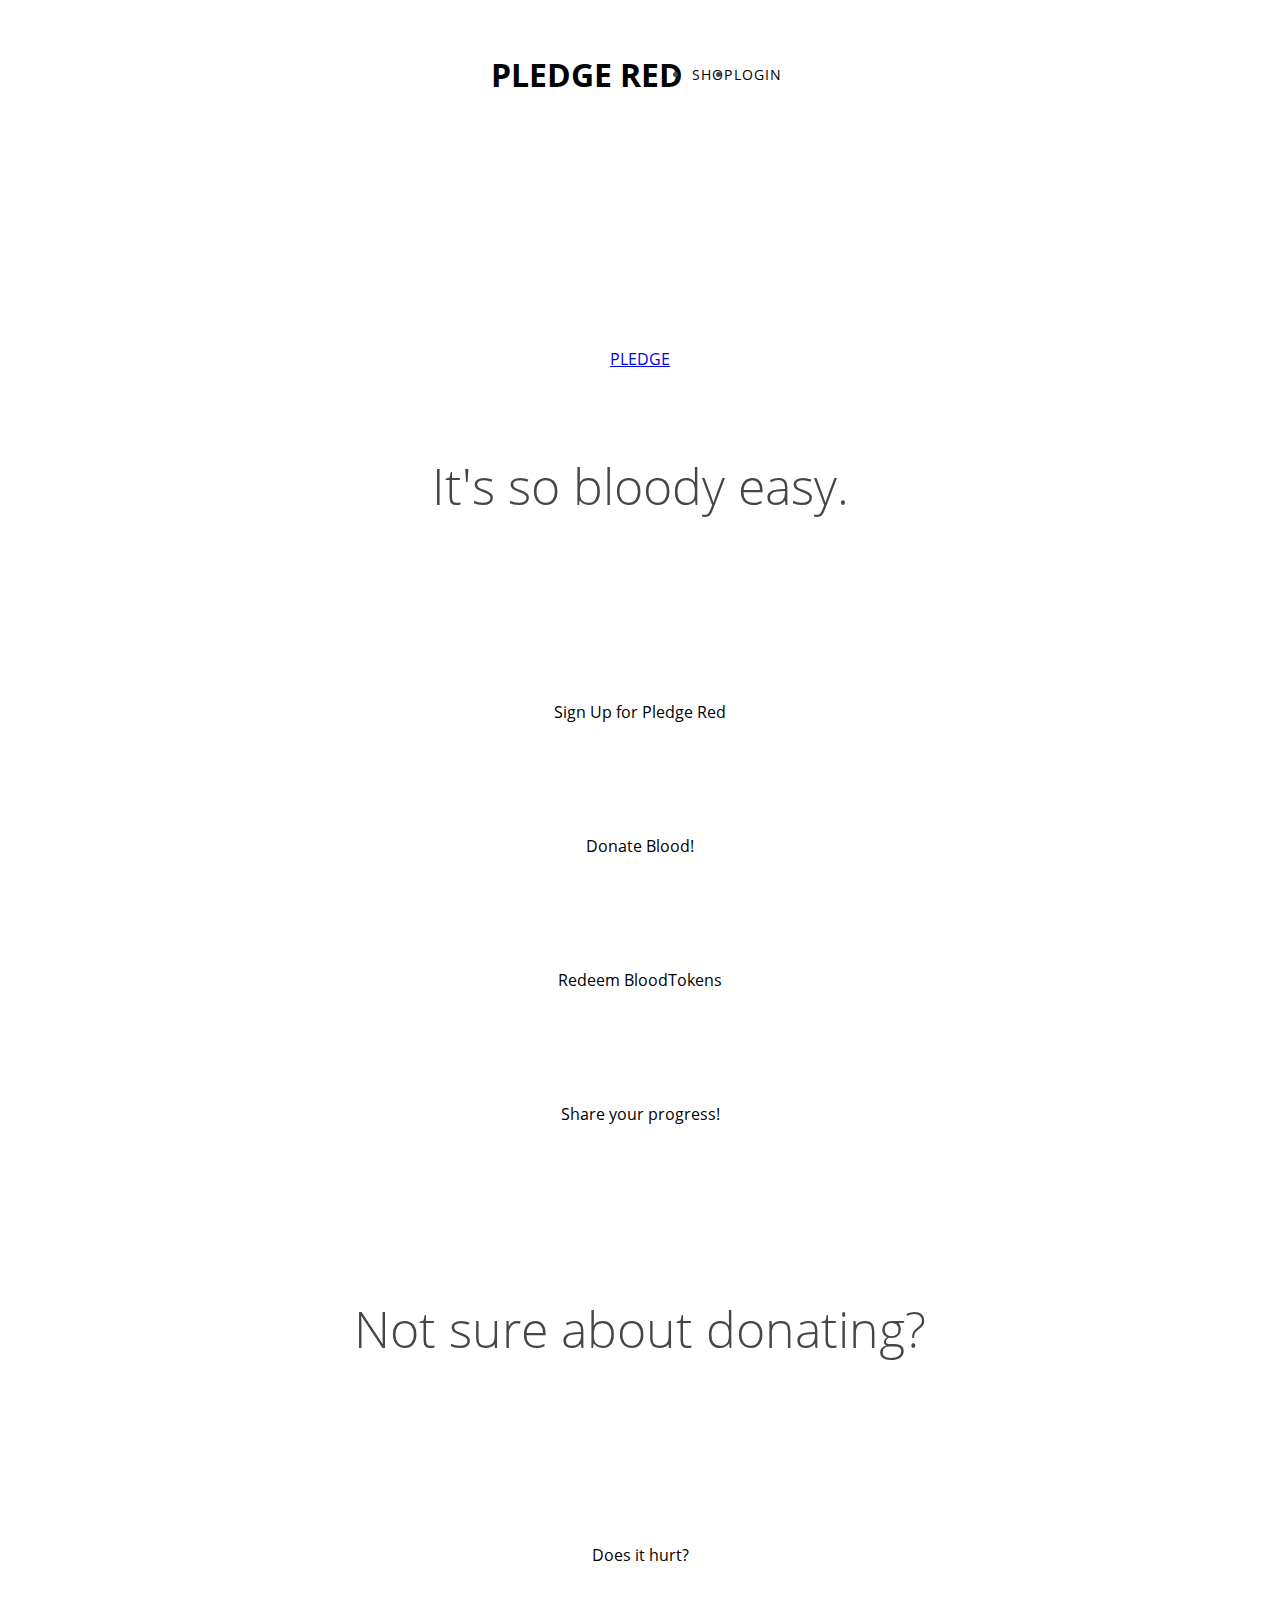
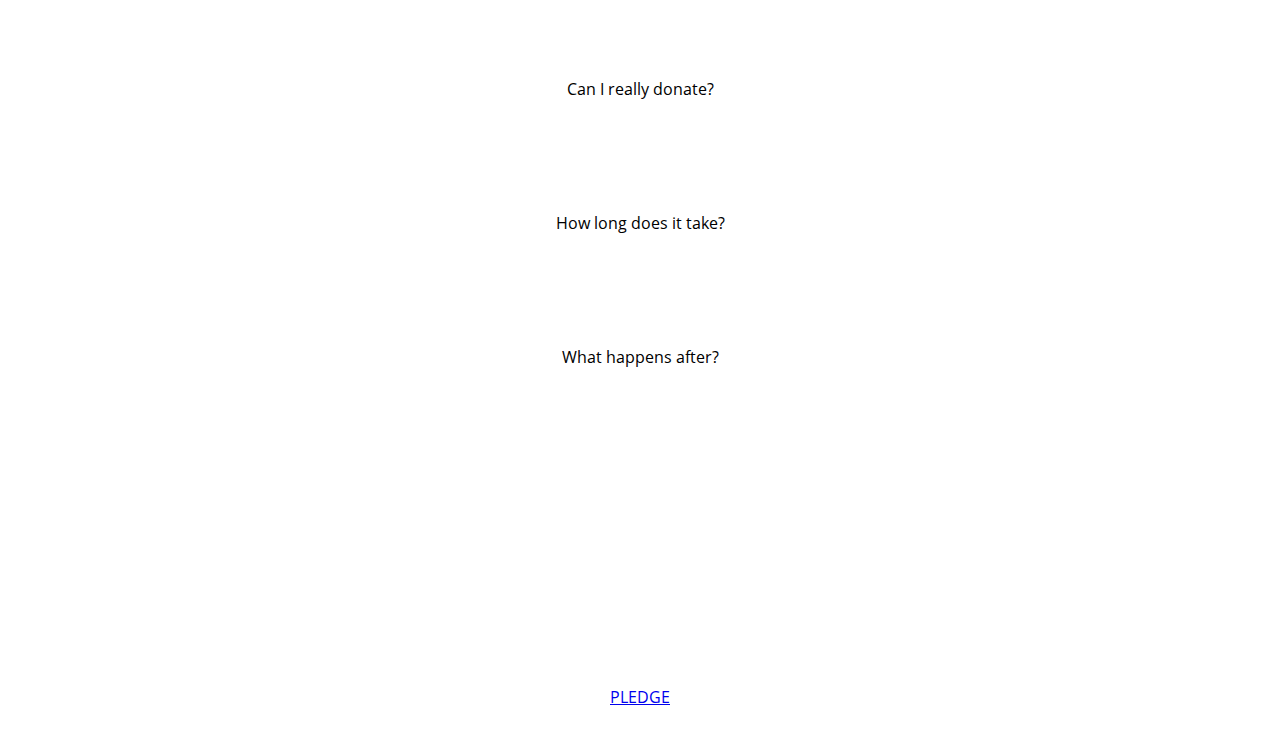
<file: indexold.html>
<!doctype html>
<html>
<head>
<meta charset="utf-8">
	<title>Untitled Document</title>

	<link href="main.css" rel="stylesheet" type="text/css">
	<link href="indexcss.css" rel="stylesheet" type="text/css">
</head>

<body>
	<div id="headings">
	<h1 id="logo">
	PLEDGE RED
	</h1>
	
	<ul class="navi usualButton">
	<li><a href="shop.html">SHOP</a></li>
	<li><a href="profile.html">LOGIN</a></li>
	</ul>
		
	</div>
	<div> 
	</div>
	
	<div id="pageContent">
	
		<hero>
			<p class="bigText light">Give the Gift of Life.</p>
			<a class="usualButton" href="signup.html">PLEDGE</a>
		
		
		</hero>
		
		<section class= "section">
			<header class="bigText">
			<p>It's so bloody easy.</p>
		</header>
			<container class = "boxContainer">
		<box class="box">
			<p>Sign Up for Pledge Red</p>
			</box>
		<box class="box">
			<p>Donate Blood!</p>
			</box>
		<box class="box">
			<p>Redeem BloodTokens</p>
			</box>
		<box class="box">
			<p>Share your progress!</p>
			</box>
				
				</container>
		
		
		</section>
	
		<section class="section">
			
		<header class="bigText">
			<p>Not sure about donating?</p>
		</header>

		<container class = "boxContainer">
			
		<box class="box"><p>Does it hurt?</p>
			</box>
		<box class="box"><p>Can I really donate?</p>
			</box>
		<box class="box"><p>How long does it take?</p>
			</box>
		<box class="box"><p>What happens after?</p>
			</box>
		</container>
			
		</section>
		
		<section class="section">
		<hero>
		<p class="bigText light">Just bloody give blood already.</p>
		
			
		<a class="usualButton" href="signup.html">PLEDGE</a>
			</hero>
			
		</section>
	
	
	</div>
	
</body>
</html>
</file>
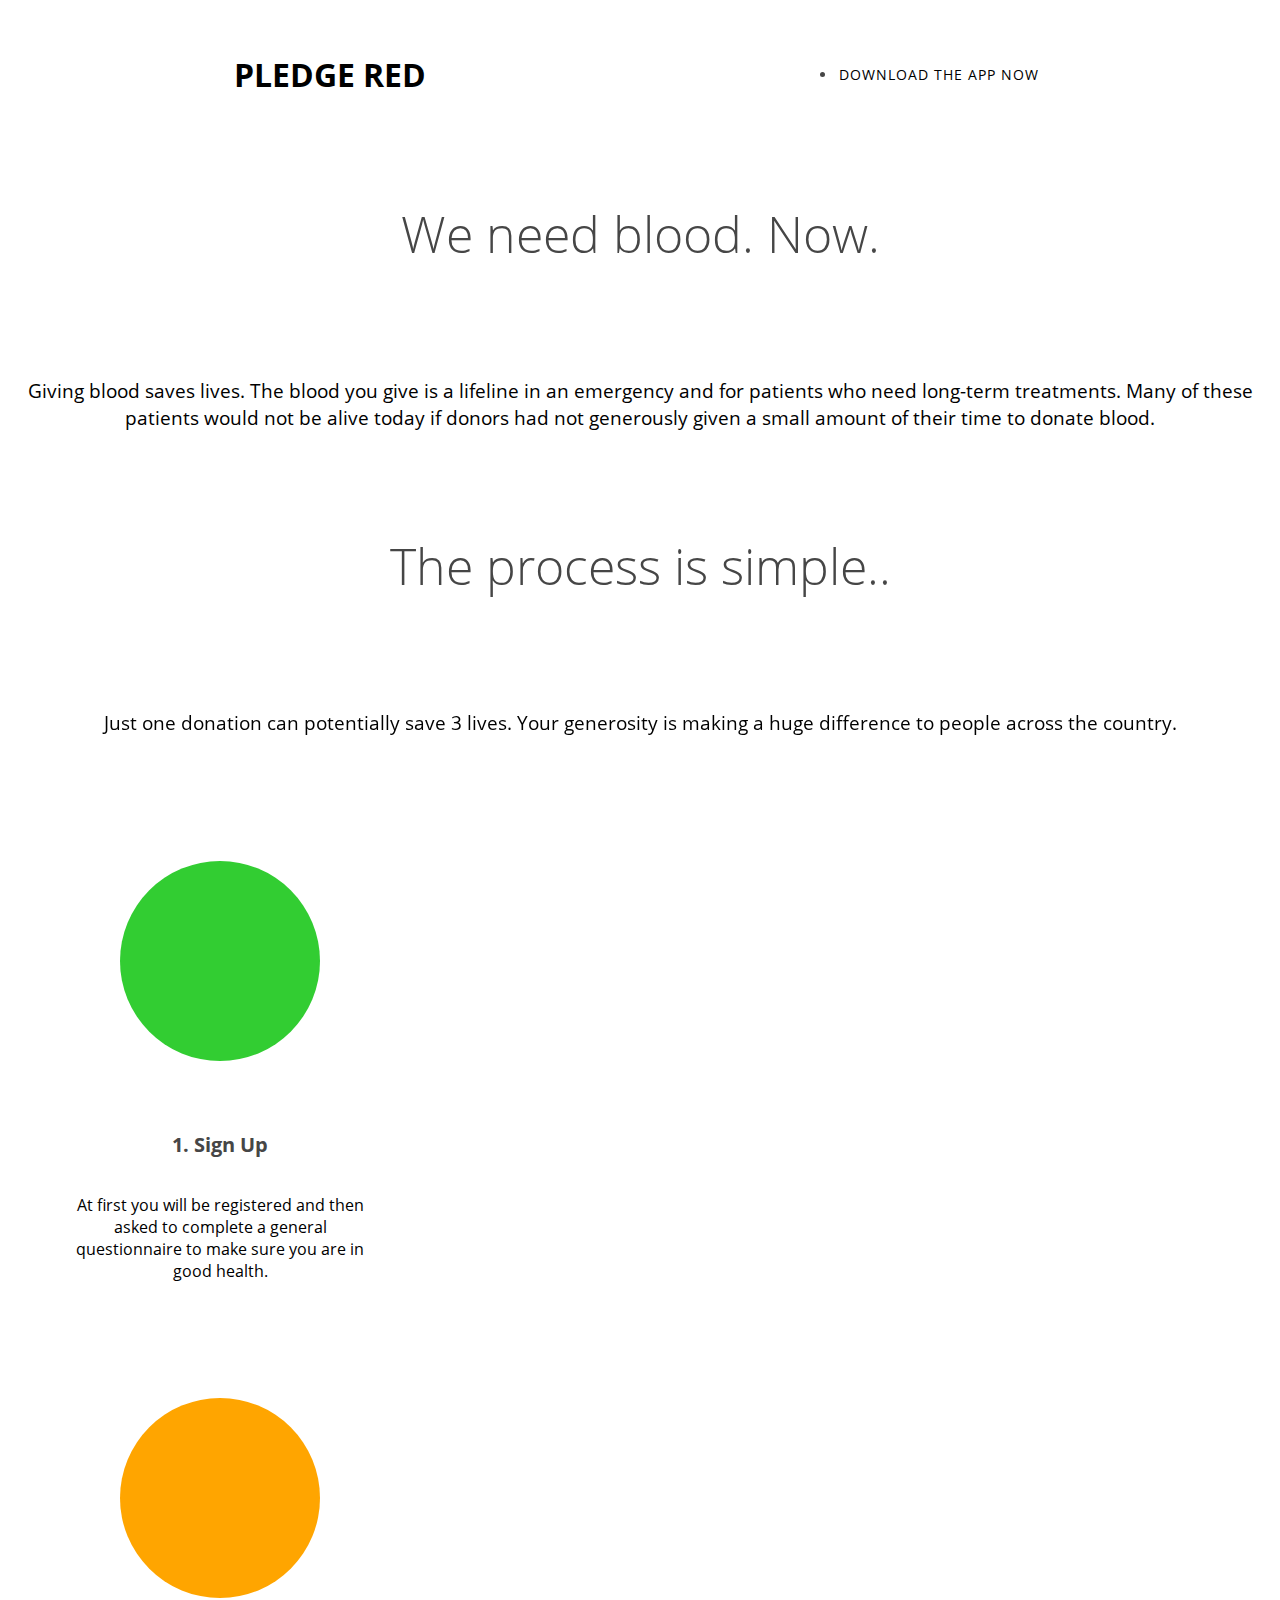
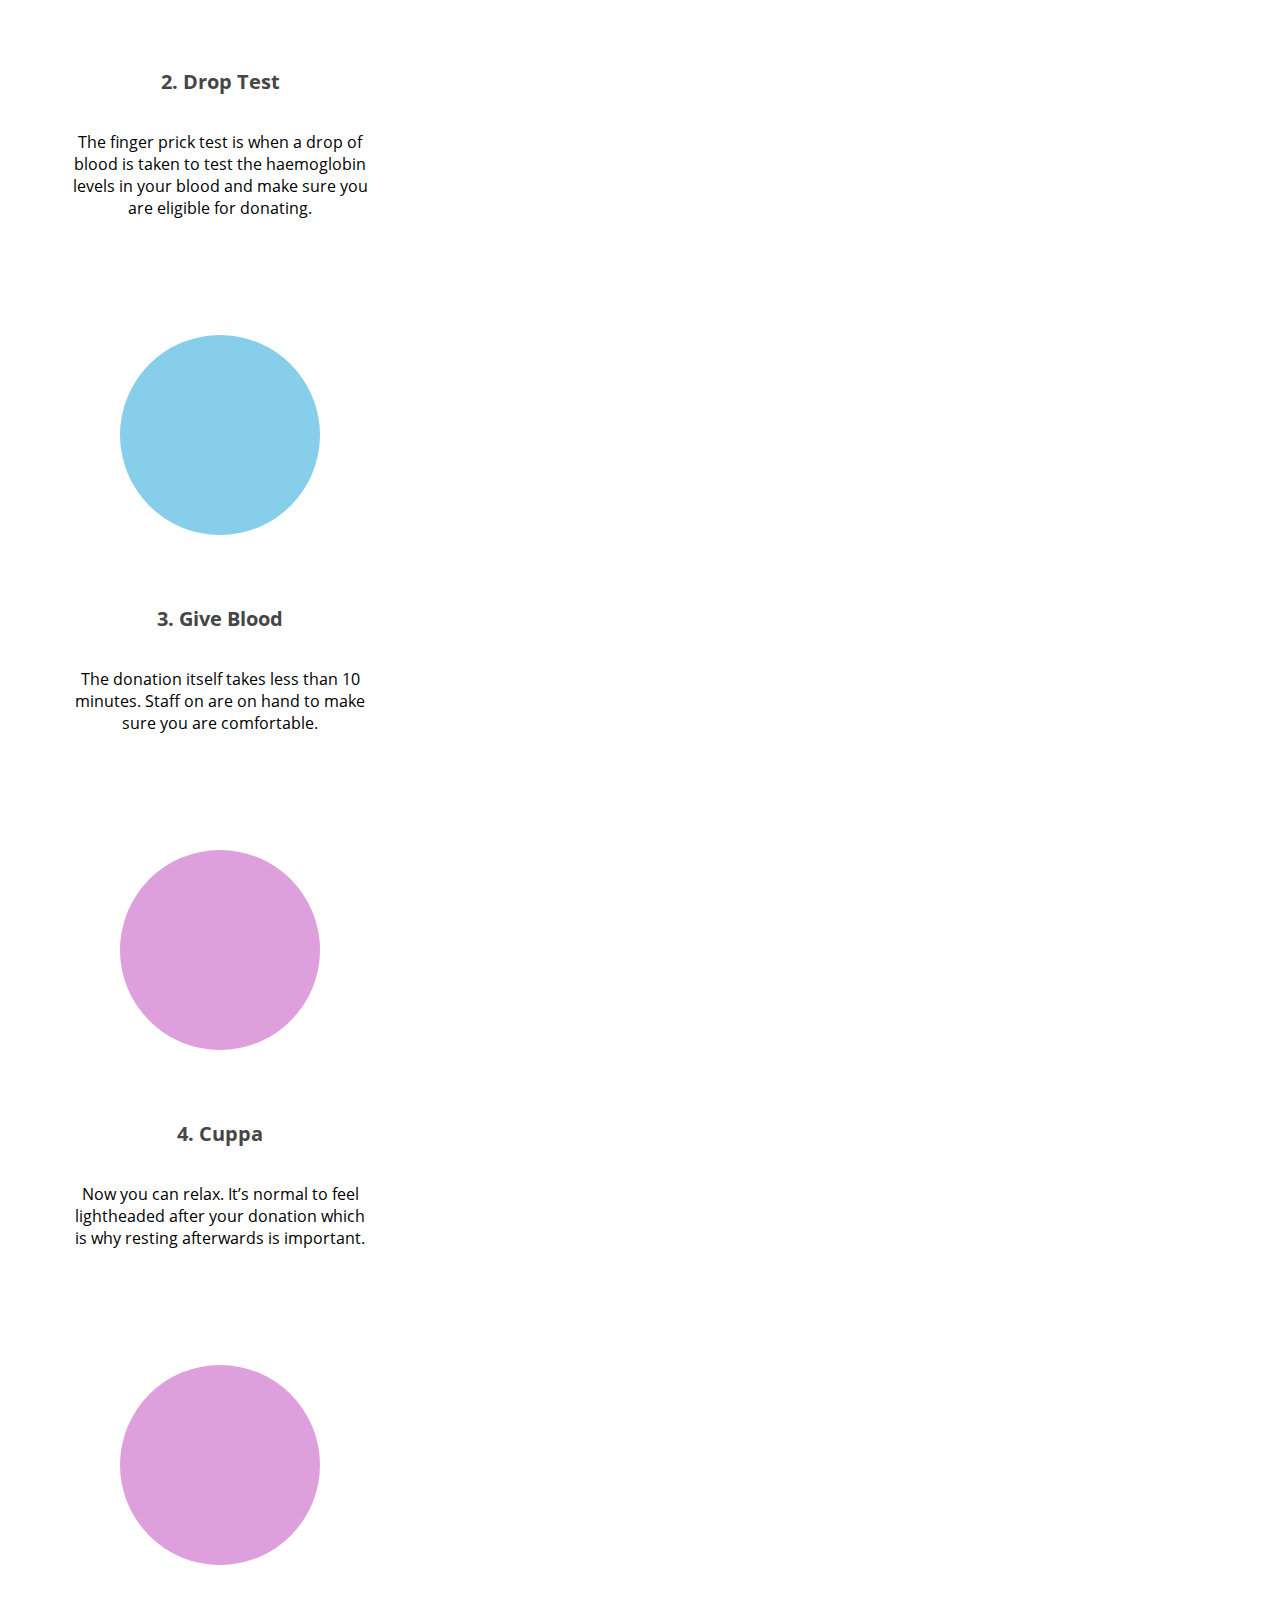
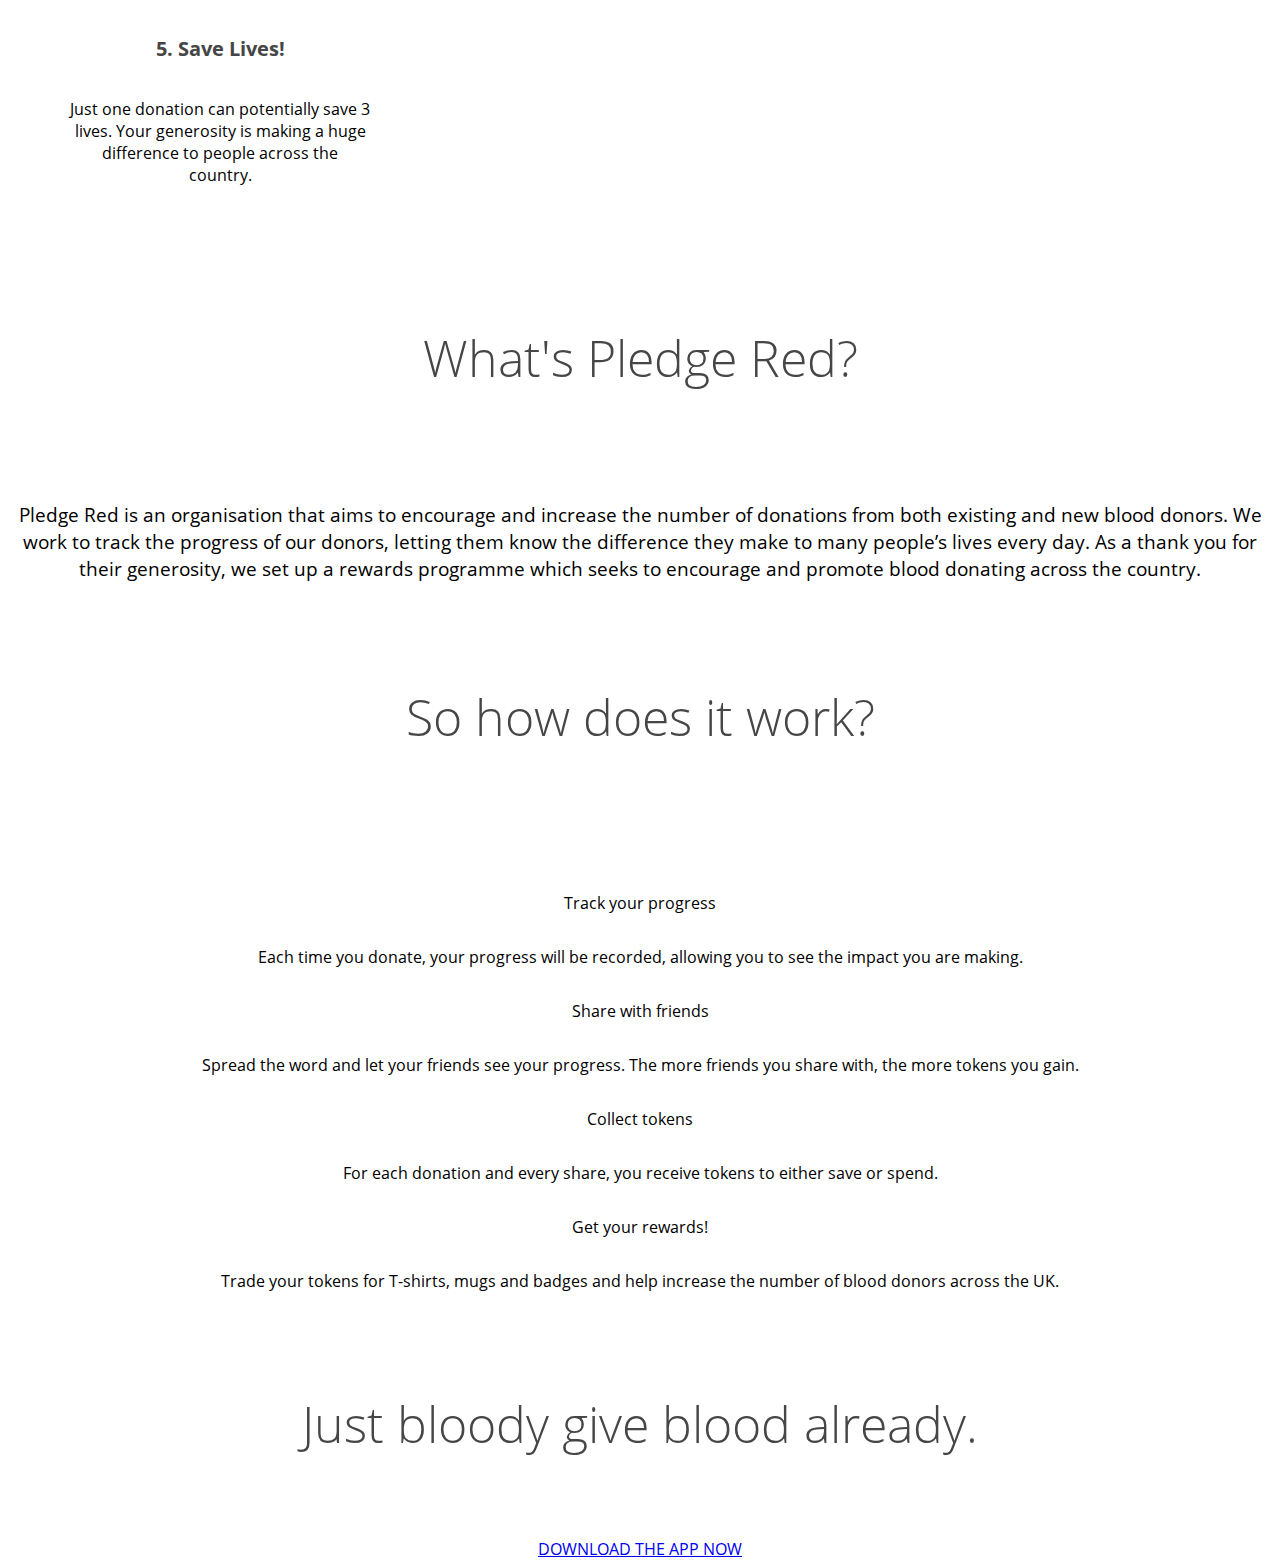
<file: indexold2.html>
<!doctype html>
<html>
<head>
<meta charset="utf-8">
<meta name="viewport" content="width=device-width, initial-scale=1.0"> 
	<title>Untitled Document</title>

	<link href="main.css" rel="stylesheet" type="text/css">
	<link href="indexcss.css" rel="stylesheet" type="text/css">
	<script src="jquery-2.2.4.min.js"></script>
	<script src="jquery.scrollme.js"></script>
	
</head>

<body>
	
	<div id="headings">
		<navbar class="widthControl">
	<h1 id="logo">PLEDGE RED</h1>
	
	<ul class="navi usualButton">
	<li><a href="download.html">DOWNLOAD THE APP NOW</a></li>
	</ul>
		</navbar>
	</div>
		
	<div id="pageContent">
	
		<hero>
			<p class="bigText">We need blood. Now.</p>
			<p class="mediumText">Giving blood saves lives. The blood you give is a lifeline in an emergency and for patients who need long-term treatments.
				Many of these patients would not be alive today if donors had not generously given a small amount of their time to donate blood.
</p>
		
		
		</hero>
		
		<section class="section scrollme">
			
			<header class="animateme"
			data-when="span"
			data-from="0"
			data-to="1"
			data-easing="easeinout"
			data-rotatey="360">
			<p class="bigText">The process is simple..</p>
			<p class="mediumText">Just one donation can potentially save 3 lives. Your generosity is making a huge difference to people across the country.</p>
		</header>
			
			<container class = "boxContainer widthControl">
		<box class="box" >
			<circle style="background-color:limegreen;"></circle>
			<p class="boxTitle">1. Sign Up</p>
			<p>At first you will be registered and then asked to complete a general questionnaire to make sure you are in good health.</p>
			</box>
		<box class="box">
			<circle style="background-color:orange;"></circle>
			<p class="boxTitle">2. Drop Test</p>
			<p>The finger prick test is when a drop of blood is taken to test the haemoglobin levels in your blood and make sure you are eligible for donating.</p>
			</box>
		<box class="box">
			<circle style="background-color:skyblue;"></circle>	
			<p class="boxTitle">3. Give Blood</p>
			<p>The donation itself takes less than 10 minutes. Staff on are  on hand to make sure you are comfortable.</p>
			</box>
		<box class="box">
			<circle style="background-color:plum;"></circle>
			<p class="boxTitle">4. Cuppa</p>
			<p>Now you can relax. It’s normal to feel lightheaded after your donation which is why resting afterwards is important.</p>
			</box>
		<box class="box">
			<circle style="background-color:plum;"></circle>
			<p class="boxTitle">5. Save Lives!</p>
			<p>Just one donation can potentially save 3 lives. Your generosity is making a huge difference to people across the country.</p>
			</box>
				
				</container>
			</section>
		
		<hero>
			<p class="bigText">What's Pledge Red?</p>
			<p class="mediumText">Pledge Red is an organisation that aims to encourage and increase the number of donations from both existing and new blood donors. We work to track the progress of our donors, letting them know the difference they make to many people’s lives every day. As a thank you for their generosity, we set up a rewards programme which seeks to encourage and promote blood donating across the country.</p>
		
		</hero>
			
		
	
		<section class="section">
			
		<header class="bigText">
			<p>So how does it work?</p>
		</header>
        <container class="boxContainer">
        <p>Track your progress</p>
        <p>Each time you donate, your progress will be recorded, allowing you to see the impact you are making. </p>
        <p>Share with friends</p>
        <p>Spread the word and let your friends see your progress. The more friends you share with, the more tokens you gain.</p>
        <p>Collect tokens</p>
        <p>For each donation and every share, you receive tokens to either save or spend.</p>
        <p>Get your rewards!</p>
        <p>Trade your tokens for T-shirts, mugs and badges and help increase the number of blood donors across the UK.</p>
        </container>

		
			
		</section>
		

		<hero>
		<p class="bigText">Just bloody give blood already.</p>
		
			
		<a class="usualButton" href="signup.html">DOWNLOAD THE APP NOW</a>
			</hero>
			

	
	
	</div>
	</widthController>
</body>
</html>
</file>
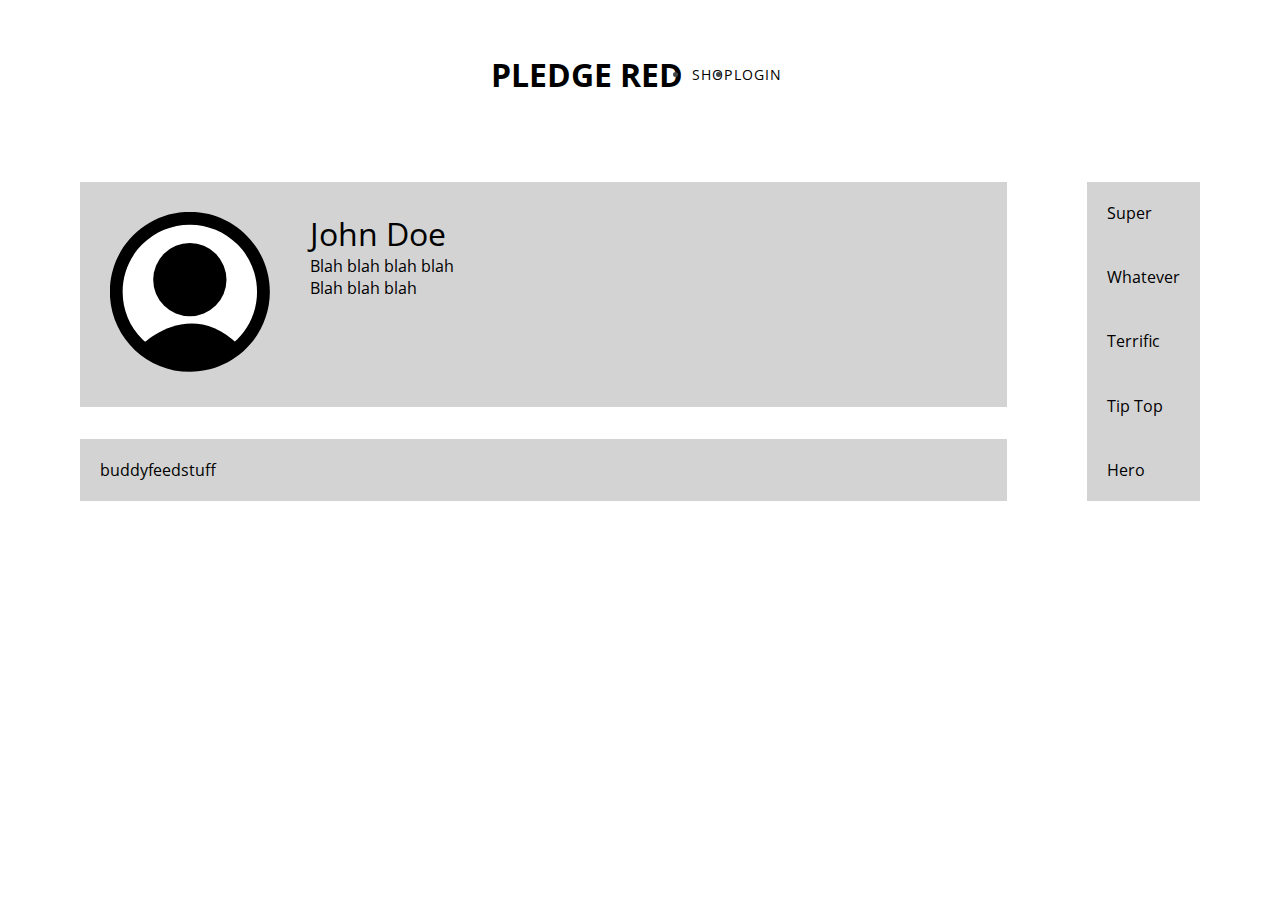
<file: profile.html>
<!doctype html>
<html>
<head>
<meta charset="utf-8">
	<title>Untitled Document</title>

	<link href="main.css" rel="stylesheet" type="text/css">
	<link href="profilecss.css" rel="stylesheet" type="text/css">
</head>

<body>
	<div id="headings">
	<h1 id="logo">
	PLEDGE RED
	</h1>
	
	<ul class="navi">
	<li><a href="shop.html">SHOP</a></li>
	<li><a href="profile.html">LOGIN</a></li>
	</ul>
		
	</div>
	<div class="pageContent">
		<leftItems>
			
	<profileItems> 
		
		<div class="profilePicture" id="mainProfilePicture">
		<img src="profile.svg"> 
		</div>
		
		<div id="profileText">
		<p class="profileName">John Doe</p>	
		<p>Blah blah blah blah</p>
		<div class="livesProgress" id="mainLivesProgress"></div>
		<p>Blah blah blah</p>
		</div>
			
	</profileItems>
		
		<buddyFeed>
		<p>buddyfeedstuff</p>
		</buddyFeed>
			</leftItems>
		
	<statusProgress>
		
		<p>Super</p>
		<p>Whatever</p>
		<p>Terrific</p>
		<p>Tip Top</p>
		<p>Hero</p>
		
		</statusProgress>
		
	
	</div>
	
</body>
</html>
</file>
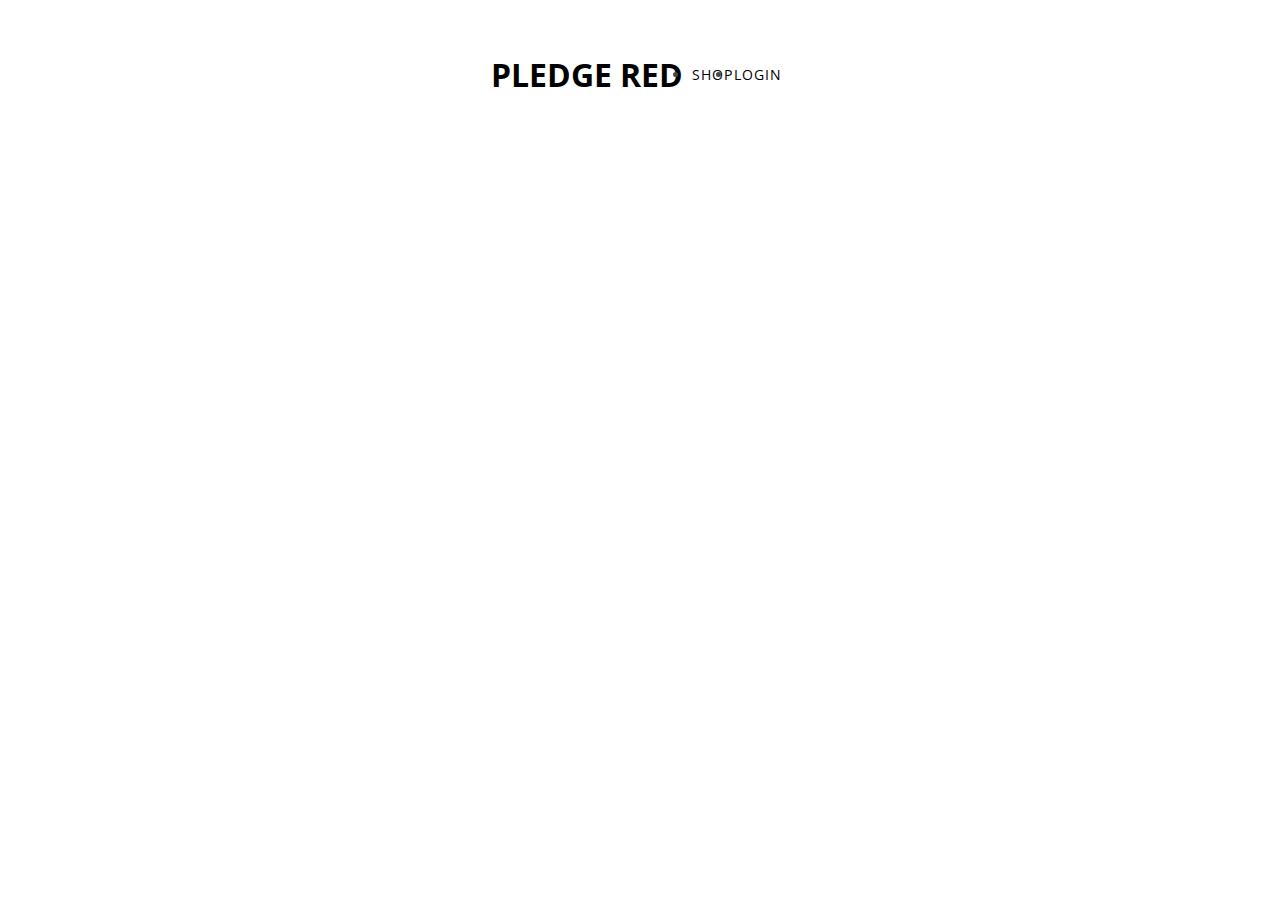
<file: template.html>
<!doctype html>
<html>
<head>
<meta charset="utf-8">
	<title>Untitled Document</title>

	<link href="main.css" rel="stylesheet" type="text/css">
	<link href="indexcss.css" rel="stylesheet" type="text/css">
</head>

<body>
	<div id="headings">
	<h1 id="logo">
	PLEDGE RED
	</h1>
	
	<ul class="navi">
	<li><a href="shop.html">SHOP</a></li>
	<li><a href="profile.html">LOGIN</a></li>
	</ul>
		
	</div>
	<div> 
	</div>
	
</body>
</html>
</file>
<file: main.css>
@charset "utf-8";
/* CSS Document */

@font-face {
  font-family: 'Open Sans';
  font-style: normal;
  font-weight: 700;
  src: local('Open Sans Bold'), local('Open-Sans-Bold'),
  url('fonts/OpenSans-Bold.ttf') format('truetype');
}

@font-face {
  font-family: 'Open Sans';
  font-style: normal;
  font-weight: 600;
  src: local('Open Sans SemiBold'), local('Open-Sans-SemiBold'),
  url('fonts/OpenSans-SemiBold.ttf') format('truetype');
}

@font-face {
  font-family: 'Open Sans';
  font-style: normal;
  font-weight: 300;
  src: local('Open Sans Light'), local('Open-Sans-Light'),
  url('fonts/OpenSans-Light.ttf') format('truetype');
}

@font-face {
  font-family: 'Open Sans';
  font-style: normal;
  font-weight: 400;
  src: local('Open Sans Regular'), local('Open-Sans-Regular'),
  url('fonts/OpenSans-Regular.ttf') format('truetype');
}

body{
	font-family: Open Sans, Verdana, "sans-serif";
	margin: 0px;
	display: flex;
	flex-flow: column;
	align-content: stretch;
}


.headingContainerProgressLine {
    display: flex;
    flex-flow: column;
    background-color: #EBEBEB;
    position: -webkit-sticky; /* Safari */
    position: sticky;
    top: 0;
    z-index: 9;
}



#headings{
	display: flex;
	flex-flow: row;
	align-content: stretch;
	justify-content: center;
    padding-top: 2em;
    padding-bottom: 2em;
}

burgerDiv {
    display: none;
}

burgerMenu {
    display: none;
}
navbar {
	display: flex;
	justify-content: space-around;
    flex-flow: row;
}



.navi{
	display: flex;
	padding: 0.5em 0.5em;
    font-size: 14px;
	line-height: 1.5;
	letter-spacing: 1px;
	text-indent: 0.1rem;
	align-self: center;
	color: #464646;
	text-decoration: none;
	
	
}

.navi a{
	text-decoration: none;
    color: black;
}

linksLeft{
    display: flex;
    flex-flow: row;
    align-content: space-around;
}

linksRight{
    display: flex;
    flex-flow: row;
    align-content: space-around;
}

logoContainer {
    display:flex;
    flex-flow: column;
    align-content: center;
    justify-content: center;
    color: #00000;
    text-align: center;
    font-size: 2em;
    font-weight: 700;
}

logoContainer p{
    font-weight: 400;
}

.widthControl{
	width: 70%;
}

.burgerMenuShown {
    display: flex;
        flex-flow: column;
        align-items: center;
        justify-content: center;
        padding-bottom: 25px;
}




@media only screen and (max-width: 1400px) {
	.widthControl {
		width: 95vw;
	}
    heroImageContainerLeft {
        display: none;
    }
    heroImageContainerRight {
        display: none;
    }
}

@media only screen and (max-width: 600px) {
    
    #headings{
        padding-bottom: 10px;
        padding-top: 10px;
    }
    
    logocontainer img {
        width: 250px;
    }
    
    burgerDiv{
        display: flex;
        padding-right: 20px;
        padding-top: 10px;
    }
    
	navbar {
		flex-flow: row;
		align-items: center;
		justify-content: space-between;
		padding-bottom: 10px;
		text-align: center;
	}
    
    #desktopNavi {
        display: none;
    }
    
    logoContainer {
        padding-left: 20px;
    }
    
    
    
    
}

#gradientBackground {
    background: linear-gradient(#EBEBEB, white);
}
</file>
<file: indexcss.css>
/* CSS Document */



hero {
	display: flex;
	flex-flow: column;
	align-self: stretch;
	align-items: center;
	justify-content: center;
    text-align: center;
	
}

#firstHero {
    height: 35em;    
}

#secondHero {
    padding-top: 90px;
    padding-bottom: 100px;
    background-image: url("images/RedTexture.jpg");
}



textWidthController{
    max-width: 670px;
    padding-left: 30px;
    padding-right: 30px;
}



.bigText{
	flex-flow: row;
	justify-content: center;
	align-content: center;
	font-size: 50px;
    font-weight: 300;
	color: #464646;
    padding-bottom: 30px;
}

.smaller{font-size: 35px;
    padding-bottom: 10px;
}

.light {
	color: white;
}

.mediumText {
	font-size: 120%;
	text-align: center;
    padding-top: 10px;
}

header {
	display: flex;
    flex-flow: column;
    align-content: center;
    text-align: center;
	justify-content: center;
	
}

.section {
    display: flex;
	flex-flow: column;
	align-self: stretch;
	align-items: center;
	justify-content: center;
    text-align: center;
	align-content: center;
	padding-bottom: 2em;
	padding-left: 2em;
	padding-right: 2em;
    padding-top: 2em;
}

.boxContainer {
	display: flex;
	flex-flow: row;
	align-self: center;
    padding-top: 45px;
    max-width: 1200px;
}

.box{
	display: flex;
	flex-flow: column;
	flex: 1;
	background-color: white;	
	padding: 30px 20px;
	margin: 10px;
	border-radius: 5px;
	text-align: center;
	align-items: center;
}



.boxTitle{
	font-weight: bold;
	font-size: 20px;
	margin: 0;
	color: #464646;
    padding-top: 50px;
    padding-bottom: 20px;
}

circle{
	border-radius: 50%;
	width: 200px;
	height: 200px;
	background-color: grey;
	margin: 20px;
    
}

.appBoxContainer {
	display: flex;
	flex-flow: column;
	align-self: center;
    padding-top: 30px;
    max-width: 1000px;
}

.appProcessBoxTextFirst{
    display: flex;
	flex-flow: row;
	flex: 1;
	background-color: white;	
    padding-top: 50px;
    padding-bottom: 50px;
    padding-left: 30px;
    padding-right: 30px;
	margin: 10px;
	border-radius: 5px;
	justify-content: space-between;
}

.appProcessBoxTextSecond{
    display: flex;
	flex-flow: row;
	flex: 1;
	background-color: white;	
	padding-top: 50px;
    padding-bottom: 50px;
    padding-left: 30px;
    padding-right: 30px;
	margin: 10px;
	border-radius: 5px;
	justify-content: space-between;
}

.appIconBox{
    display: flex;
    flex: 1;
    align-content: center;
    justify-content: center;
    align-items: center;
}

.appBoxTitle{
	font-weight: bold;
	font-size: 20px;
	margin: 0;
	color: #464646;
    padding-top: 20px;
    padding-bottom: 20px;
}
.appProcessText{
    display: flex;
    flex-flow: column;
    flex: 1;
    align-content: center;
    align-items: center;
    justify-content: center;
    text-align: center;
    position: relative;
    z-index: 8;
}


heroImageContainerLeft {
    position: absolute;
    left: -300px;
    top: 0px;
    max-width: 700px;
}

heroImageContainerRight {
    position: absolute;
    right: 0px;
    top: 120px;
    width: 400px;
}

@media only screen and (max-width: 1400px) {
    .boxContainer{
        flex-flow: column;
    }
    .box{
        max-width: 300px;
    }
}

@media only screen and (max-width: 600px) {
    .appProcessBoxTextFirst {
        flex-flow: column-reverse;
        align-items: stretch;
        align-self: stretch;
        padding-top: 10px;
        padding-bottom: 10px;
    }
    
    .appProcessBoxTextSecond {
        flex-flow: column;
        align-items: stretch;
        align-self: stretch;
        padding-bottom: 10px;
        padding-top: 10px;
    }
    
    .bigText{
        font-size: 40px;
        padding-left: 30px;
        padding-right: 30px;
    }
    
    .mediumText {
        font-size: 20px;
    }
    
    #firstHero{
        height: 30em;
    }
    
}

.boxText {
    margin: 0;
    font-size: 16px;
}

.bottomMostElement {
    padding-top: 120px;
    padding-bottom: 150px;
}

#faq {
    margin-top: 10px;
}

#learnMore {
    background-color: #EBEBEB;
}
</file>
<file: indexanimations.css>
.appIconContainer {
    display: flex;
position: relative;
    z-index: 0;
    height: 300px;
    width: 300px;
    align-content: center;
    align-items: center;
    align-self: center;
    transform: scale(1.2);
    }


#megaphone {
    position: absolute;
    z-index: 1;
}

#wave1 {
    position: absolute;
    z-index: 3;
}

#wave2 {
    position: absolute;
    z-index: 2;
}

#wave3 {
    position: absolute;
    z-index: 4;
}

#graph {
    position: absolute;
    z-index: 1;
}

#blood {
    position: absolute;
    z-index: 2;
}

#shirtbox {
    position: absolute;
    z-index: 2;
}

#shirt {
    position: absolute;
    z-index: 1;
}




.appIconContainerToken {
    display: flex;
    flex-flow: row;
    align-items: flex-start;
    justify-content: center;
    z-index: 0;
    height: 300px;
    width: 300px;
    overflow: hidden;
    }

#tokenBack {
    position: absolute;
    height: 500px;
    z-index: 1;
    overflow: hidden;
}

#token {
    position: absolute;
    z-index: 2;
    height: 500px;
    overflow: hidden;
}

#tokenFront {
    position: absolute;
    z-index: 3;
    width: 500px;
    height: 500px;
    overflow: hidden;
}
</file>
<file: profilecss.css>
@charset "utf-8";
/* CSS Document */

p{
  margin:0;
}

.pageContent {
	display: flex;
	justify-content: space-between;
	margin-left: 5em;
	margin-right: 5em;
	margin-top: 2em;
	
}

leftItems {
	display: flex;
	flex-flow: column;
	flex-grow: 2;
	margin-right: 5em;
	
}


profileItems{
	display: flex;
	flex-flow: row;
	background-color: lightgrey;
	align-items: flex-start;
	padding: 30px;
	
}

#mainProfilePicture {
	width: 10em;
}



#profileText {
	display: flex;
	flex-flow: column;
	padding-left: 40px;
justify-content: flex-start;
	align-items: flex-start;
	
}

statusProgress {
	display: flex;
	flex-flow: column;
	justify-content: space-between;
	max-height: 100vh;
	background-color: lightgrey;
	padding: 20px;
}

buddyFeed {
	margin-top: 2em;
	padding: 20px;
	display: flex;
	flex-flow: column;
	background-color: lightgrey;
}

.profileName {
	font-size: 2em;
}
</file>
